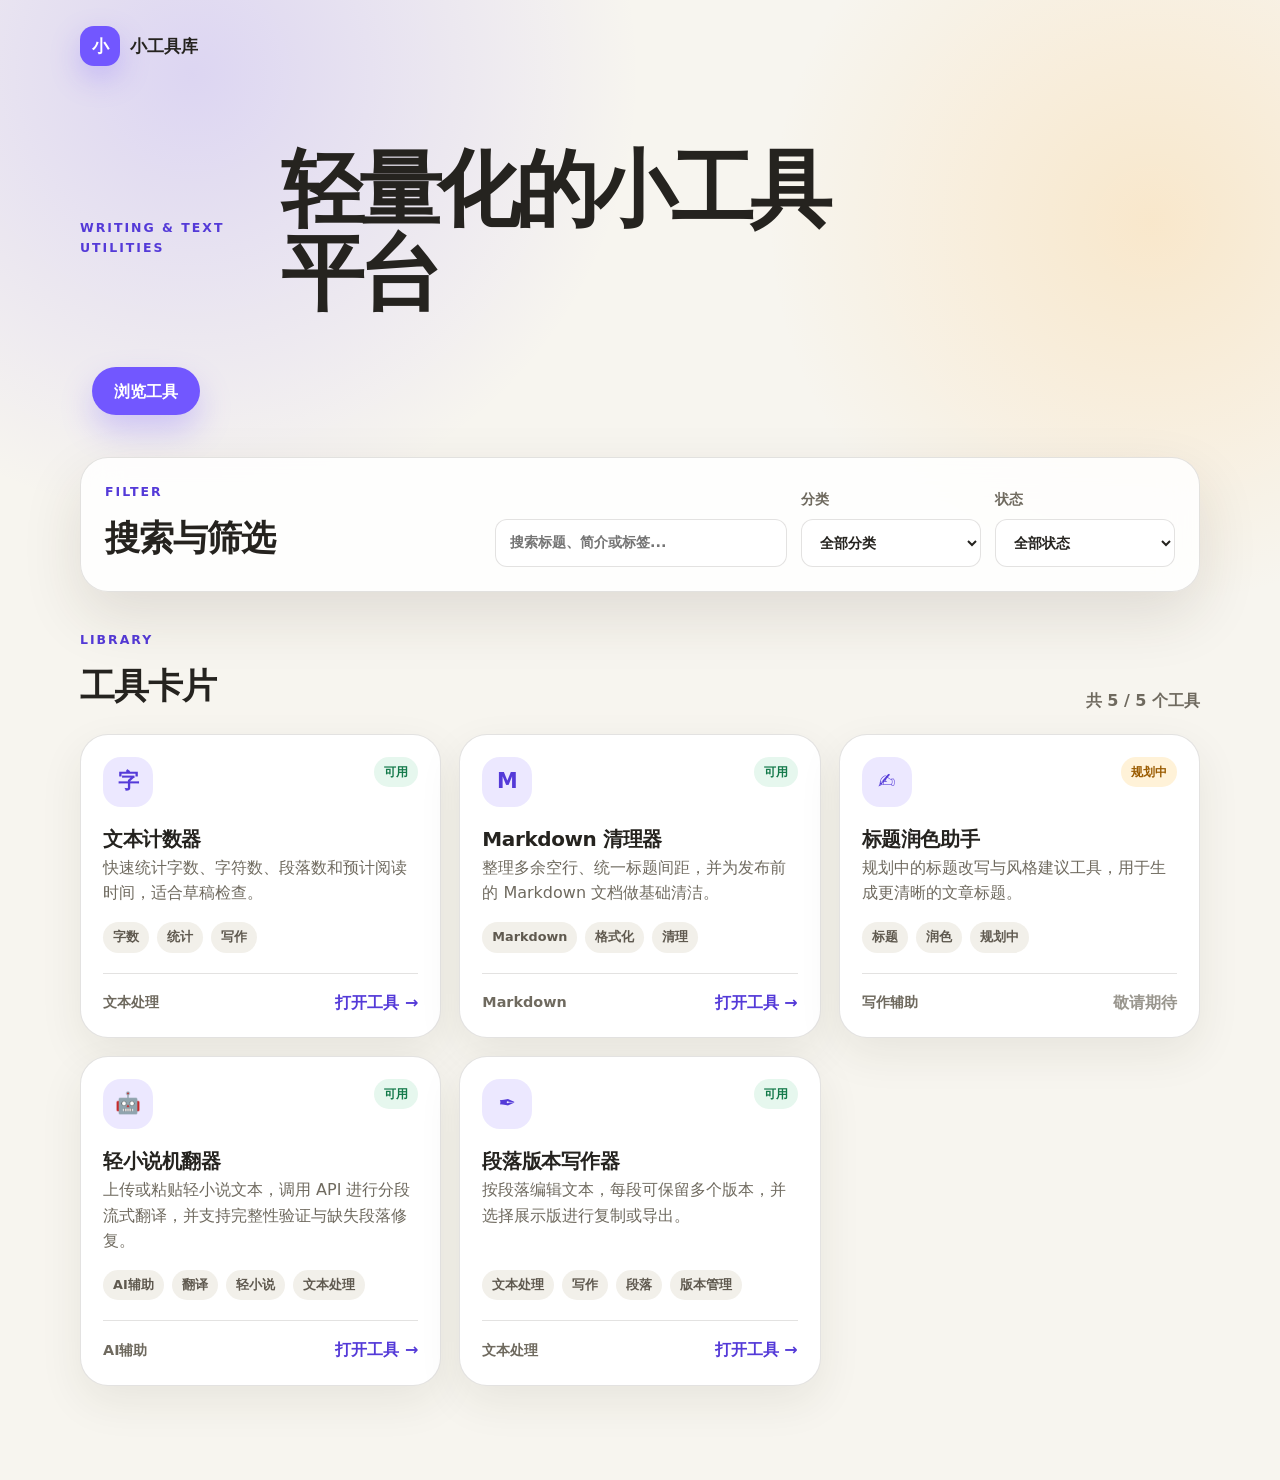
<file: index.html>
<!doctype html>
<html lang="zh-CN">
  <head>
    <meta charset="UTF-8" />
    <meta name="viewport" content="width=device-width, initial-scale=1.0" />
    <meta
      name="description"
      content="一个轻量化的小工具平台。"
    />
    <title>小工具库</title>
    <link rel="stylesheet" href="assets/styles.css" />
  </head>
  <body>
    <header class="site-hero">
      <nav class="topbar" aria-label="主导航">
        <a class="brand" href="index.html" aria-label="回到工具库首页">
          <span class="brand-mark">小</span>
          <span>小工具库</span>
      </nav>

      <section class="hero-content">
        <p class="eyebrow">Writing & Text Utilities</p>
        <h1>轻量化的小工具平台</h1>
        </p>
        <div class="hero-actions">
          <a class="primary-button" href="#tools">浏览工具</a>
        </div>
      </section>
    </header>

    <main>
      <section class="panel controls-panel" aria-labelledby="filter-title">
        <div>
          <p class="section-kicker">Filter</p>
          <h2 id="filter-title">搜索与筛选</h2>
        </div>
        <div class="controls" role="search">
          <label class="search-box">
            <span class="sr-only">搜索工具</span>
            <input
              id="searchInput"
              type="search"
              placeholder="搜索标题、简介或标签..."
              autocomplete="off"
            />
          </label>
          <label>
            <span>分类</span>
            <select id="categoryFilter">
              <option value="all">全部分类</option>
            </select>
          </label>
          <label>
            <span>状态</span>
            <select id="statusFilter">
              <option value="all">全部状态</option>
              <option value="available">可用</option>
              <option value="planned">规划中</option>
            </select>
          </label>
        </div>
      </section>

      <section class="tools-section" id="tools" aria-labelledby="tools-title">
        <div class="section-heading">
          <div>
            <p class="section-kicker">Library</p>
            <h2 id="tools-title">工具卡片</h2>
          </div>
          <p id="resultSummary" class="result-summary" aria-live="polite">正在加载工具...</p>
        </div>
        <div id="toolGrid" class="tool-grid" aria-live="polite"></div>
        <div id="emptyState" class="empty-state" hidden>
          <strong>没有找到匹配的工具</strong>
          <p>试试换一个关键词，或选择“全部分类 / 全部状态”。</p>
        </div>
      </section>
    </main>

    <footer class="site-footer">
    </footer>

    <script src="assets/app.js" defer></script>
  </body>
</html>
</file>
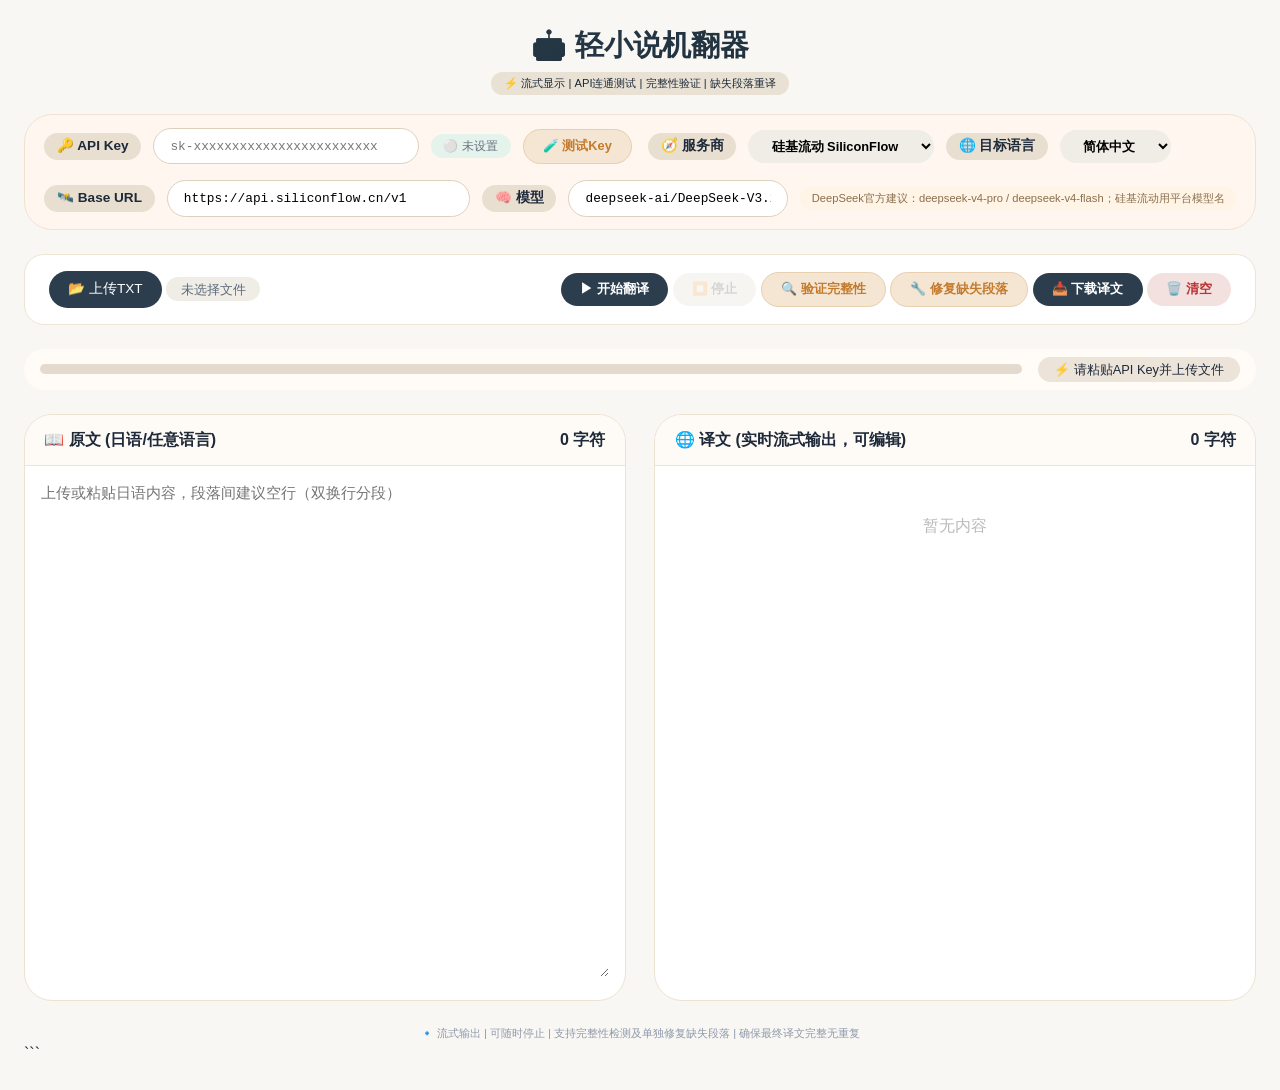
<file: tools/light-novel-translator/index.html>
<!DOCTYPE html>
<html lang="zh-CN">
<head>
    <meta charset="UTF-8">
    <meta name="viewport" content="width=device-width, initial-scale=1.0, user-scalable=yes">
    <title>轻小说机翻器</title>
    <style>
        * {
            box-sizing: border-box;
            margin: 0;
            padding: 0;
        }
        body {
            background: #f9f7f3;
            font-family: 'Segoe UI', 'Noto Sans CJK SC', Roboto, 'Helvetica Neue', sans-serif;
            color: #1e2a3a;
            padding: 1.5rem;
            line-height: 1.5;
        }
        .container {
            max-width: 1600px;
            margin: 0 auto;
        }
        .header {
            margin-bottom: 1.2rem;
            text-align: center;
        }
        .header h1 {
            font-size: 1.8rem;
            background: linear-gradient(135deg, #2c3e4e, #1a2a36);
            background-clip: text;
            -webkit-background-clip: text;
            color: transparent;
        }
        .badge {
            background: #e9e2d4;
            padding: 0.2rem 0.8rem;
            border-radius: 30px;
            font-size: 0.7rem;
            display: inline-block;
            margin-top: 0.3rem;
        }
        .api-section {
            background: #fff7ef;
            border: 1px solid #f0e2d0;
            border-radius: 28px;
            padding: 0.8rem 1.2rem;
            margin-bottom: 1.5rem;
            display: flex;
            flex-wrap: wrap;
            align-items: center;
            gap: 1rem;
            justify-content: space-between;
        }
        .api-input-group {
            flex: 2;
            display: flex;
            align-items: center;
            gap: 12px;
            flex-wrap: wrap;
        }
        .api-input-group label {
            font-weight: 600;
            font-size: 0.85rem;
            background: #e9dfd1;
            padding: 0.2rem 0.8rem;
            border-radius: 30px;
        }
        #apiKeyInput, #apiBaseUrlInput, #modelInput {
            flex: 3;
            min-width: 240px;
            padding: 0.6rem 1rem;
            border-radius: 48px;
            border: 1px solid #ddd0be;
            background: white;
            font-family: monospace;
            font-size: 0.8rem;
            outline: none;
        }
        .api-status {
            font-size: 0.75rem;
            background: #e4f3ec;
            padding: 0.2rem 0.8rem;
            border-radius: 40px;
        }
        #apiBaseUrlInput {
            flex: 2;
            min-width: 280px;
        }
        #modelInput {
            flex: 1;
            min-width: 220px;
        }
        .api-help {
            font-size: 0.7rem;
            color: #8a6f4f;
            background: #fff4e5;
            border-radius: 30px;
            padding: 0.2rem 0.7rem;
        }
        .toolbar {
            background: white;
            border-radius: 20px;
            padding: 1rem 1.5rem;
            margin-bottom: 1.5rem;
            display: flex;
            flex-wrap: wrap;
            gap: 1rem;
            align-items: center;
            justify-content: space-between;
            border: 1px solid #ede5d6;
        }
        .file-label {
            background: #2c3e4e;
            color: white;
            padding: 0.5rem 1.2rem;
            border-radius: 40px;
            font-size: 0.85rem;
            cursor: pointer;
            display: inline-block;
            transition: 0.2s;
        }
        .file-label:hover {
            background: #1f2e3b;
        }
        .file-name {
            font-size: 0.8rem;
            color: #5c6b7a;
            background: #f0ede7;
            padding: 0.3rem 0.9rem;
            border-radius: 30px;
        }
        .lang-select {
            display: flex;
            align-items: center;
            gap: 10px;
            background: #f4f1eb;
            padding: 0.3rem 1rem;
            border-radius: 48px;
        }
        select, button {
            background: #f0ede7;
            border: none;
            padding: 0.5rem 1.2rem;
            border-radius: 40px;
            font-weight: 600;
            font-size: 0.8rem;
            cursor: pointer;
            transition: 0.2s;
        }
        button.primary {
            background: #2c3e4e;
            color: white;
        }
        button.primary:hover {
            background: #1e2f3a;
        }
        button.danger {
            background: #f3e1df;
            color: #b33;
        }
        button.danger:hover {
            background: #ebd3d0;
        }
        button.warning {
            background: #f5e6d3;
            color: #c47b2e;
            border: 1px solid #e7cfb0;
        }
        .progress-section {
            background: #fffcf8;
            border-radius: 40px;
            padding: 0.5rem 1rem;
            margin-bottom: 1.5rem;
            display: flex;
            align-items: center;
            gap: 1rem;
            flex-wrap: wrap;
        }
        .progress-bar-container {
            flex: 3;
            background: #e4dbce;
            border-radius: 40px;
            height: 10px;
            overflow: hidden;
        }
        .progress-fill {
            width: 0%;
            height: 100%;
            background: #2c7a5e;
            transition: width 0.2s;
        }
        .status-text {
            font-size: 0.8rem;
            background: #ece3d9;
            padding: 0.2rem 1rem;
            border-radius: 30px;
        }
        .integrity-warning {
            background: #fff1e0;
            border-left: 4px solid #e67e22;
            font-size: 0.75rem;
            padding: 0.2rem 0.8rem;
            border-radius: 30px;
            color: #b45b1a;
        }
        .editor-panel {
            display: flex;
            flex-wrap: wrap;
            gap: 1.8rem;
        }
        .panel {
            flex: 1;
            background: white;
            border-radius: 28px;
            overflow: hidden;
            border: 1px solid #ede1d2;
            display: flex;
            flex-direction: column;
        }
        .panel-header {
            background: #fefaf5;
            padding: 0.8rem 1.2rem;
            border-bottom: 1px solid #f1e4d6;
            font-weight: 600;
            display: flex;
            justify-content: space-between;
        }
        .textarea-box {
            padding: 1rem;
            min-height: 55vh;
            max-height: 65vh;
            overflow-y: auto;
        }
        #originalText {
            width: 100%;
            min-height: 55vh;
            border: none;
            resize: vertical;
            font-family: monospace;
            font-size: 0.95rem;
            line-height: 1.6;
            outline: none;
        }
        .translation-container {
            display: flex;
            flex-direction: column;
            gap: 0.8rem;
        }
        .trans-block {
            border-left: 3px solid #c0cfb2;
            padding-left: 12px;
            background: #fefcf9;
            border-radius: 0 12px 12px 0;
            font-size: 0.92rem;
            line-height: 1.55;
            white-space: pre-wrap;
            cursor: text;
            transition: background 0.1s;
        }
        .trans-block:focus {
            background: #fff9ef;
            outline: none;
            border-left-color: #7c9c6e;
        }
        .trans-block.streaming {
            border-left-color: #f4a261;
            background: #fff6ea;
        }
        .trans-block.invalid {
            border-left-color: #e67e22;
            background: #fff2e6;
        }
        .footer {
            margin-top: 1.5rem;
            text-align: center;
            font-size: 0.7rem;
            color: #8f9aab;
        }
        button:disabled {
            opacity: 0.5;
            cursor: not-allowed;
        }
        @media (max-width: 800px) {
            body { padding: 0.8rem; }
            .toolbar .btn-group { display: flex; flex-wrap: wrap; gap: 6px; }
        }
    </style>
</head>
<body>
<div class="container">
    <div class="header">
        <h1>🤖 轻小说机翻器</h1>
        <div class="badge">⚡ 流式显示 | API连通测试 | 完整性验证 | 缺失段落重译</div>
    </div>

    <div class="api-section">
        <div class="api-input-group">
            <label>🔑 API Key</label>
            <input type="password" id="apiKeyInput" placeholder="sk-xxxxxxxxxxxxxxxxxxxxxxxx" autocomplete="off">
            <span class="api-status" id="apiStatusIcon">⚪ 未设置</span>
            <button id="testApiBtn" class="warning" type="button">🧪 测试Key</button>
        </div>
        <div class="api-input-group">
            <label>🧭 服务商</label>
            <select id="providerSelect">
                <option value="siliconflow">硅基流动 SiliconFlow</option>
                <option value="deepseek">DeepSeek 官方</option>
            </select>
            <label>🌐 目标语言</label>
            <select id="targetLang">
                <option value="简体中文">简体中文</option>
                <option value="繁体中文">繁体中文</option>
                <option value="英语">英语</option>
                <option value="韩语">韩语</option>
            </select>
        </div>
        <div class="api-input-group" style="flex-basis:100%;">
            <label>🛰️ Base URL</label>
            <input type="text" id="apiBaseUrlInput" placeholder="https://api.siliconflow.cn/v1">
            <label>🧠 模型</label>
            <input type="text" id="modelInput" placeholder="deepseek-ai/DeepSeek-V3.2">
            <span class="api-help">DeepSeek官方建议：deepseek-v4-pro / deepseek-v4-flash；硅基流动用平台模型名</span>
        </div>
    </div>

    <div class="toolbar">
        <div>
            <label class="file-label">
                📂 上传TXT
                <input type="file" id="fileInput" accept=".txt" style="display:none">
            </label>
            <span id="fileName" class="file-name">未选择文件</span>
        </div>
        <div class="btn-group">
            <button id="translateBtn" class="primary">▶ 开始翻译</button>
            <button id="stopBtn">⏹️ 停止</button>
            <button id="verifyBtn" class="warning">🔍 验证完整性</button>
            <button id="repairBtn" class="warning">🔧 修复缺失段落</button>
            <button id="downloadBtn" class="primary">📥 下载译文</button>
            <button id="clearBtn" class="danger">🗑️ 清空</button>
        </div>
    </div>

    <div class="progress-section">
        <div class="progress-bar-container"><div class="progress-fill" id="progressFill"></div></div>
        <div class="status-text" id="statusMsg">⚡ 请粘贴API Key并上传文件</div>
        <div id="integrityHint" class="integrity-warning" style="display: none;">⚠️ 完整性未通过</div>
    </div>

    <div class="editor-panel">
        <div class="panel">
            <div class="panel-header"><span>📖 原文 (日语/任意语言)</span><span id="srcCharCount">0 字符</span></div>
            <div class="textarea-box"><textarea id="originalText" placeholder="上传或粘贴日语内容，段落间建议空行（双换行分段）" rows="20"></textarea></div>
        </div>
        <div class="panel">
            <div class="panel-header"><span>🌐 译文 (实时流式输出，可编辑)</span><span id="transCharCount">0 字符</span></div>
            <div class="textarea-box" id="translationArea"><div id="translationBlocks" class="translation-container"><div style="color:#bbb; text-align:center; padding:2rem;">✨ 设置API Key后开始翻译</div></div></div>
        </div>
    </div>
    <div class="footer">🔹 流式输出 | 可随时停止 | 支持完整性检测及单独修复缺失段落 | 确保最终译文完整无重复</div>
</div>

<script>
    // DOM 元素
    const apiKeyInput = document.getElementById('apiKeyInput');
    const apiStatusIcon = document.getElementById('apiStatusIcon');
    const testApiBtn = document.getElementById('testApiBtn');
    const providerSelect = document.getElementById('providerSelect');
    const apiBaseUrlInput = document.getElementById('apiBaseUrlInput');
    const modelInput = document.getElementById('modelInput');
    const targetLangSelect = document.getElementById('targetLang');
    const fileInput = document.getElementById('fileInput');
    const fileNameSpan = document.getElementById('fileName');
    const originalTextarea = document.getElementById('originalText');
    const translateBtn = document.getElementById('translateBtn');
    const stopBtn = document.getElementById('stopBtn');
    const downloadBtn = document.getElementById('downloadBtn');
    const clearBtn = document.getElementById('clearBtn');
    const verifyBtn = document.getElementById('verifyBtn');
    const repairBtn = document.getElementById('repairBtn');
    const progressFill = document.getElementById('progressFill');
    const statusMsgSpan = document.getElementById('statusMsg');
    const srcCharCount = document.getElementById('srcCharCount');
    const transCharCount = document.getElementById('transCharCount');
    const translationBlocksDiv = document.getElementById('translationBlocks');
    const integrityHint = document.getElementById('integrityHint');

    // 核心数据
    let currentParagraphs = [];     // 原始段落数组
    let currentTransCache = [];     // 译文缓存
    let isTranslating = false;
    let isRepairing = false;
    let stopRequested = false;
    let activeTaskType = 'none';     // 'translating', 'repairing'
    let activeStreamController = null;

    // ========== 辅助函数 ==========
    const API_PROVIDERS = {
        siliconflow: {
            label: '硅基流动 SiliconFlow',
            baseUrl: 'https://api.siliconflow.cn/v1',
            model: 'deepseek-ai/DeepSeek-V3.2',
            storageKey: 'sf_api_key'
        },
        deepseek: {
            label: 'DeepSeek 官方',
            baseUrl: 'https://api.deepseek.com',
            model: 'deepseek-v4-pro',
            storageKey: 'deepseek_api_key'
        }
    };

    function getSelectedProvider() {
        return API_PROVIDERS[providerSelect.value] || API_PROVIDERS.siliconflow;
    }

    function buildApiUrl(baseUrl, path) {
        const cleanBase = (baseUrl || '').trim().replace(/\/+$/, '');
        if (!cleanBase) return '';
        if (cleanBase.endsWith('/chat/completions') || cleanBase.endsWith('/models')) return cleanBase;
        return cleanBase + path;
    }

    function getApiConfig() {
        const provider = getSelectedProvider();
        const baseUrl = apiBaseUrlInput.value.trim() || provider.baseUrl;
        const model = modelInput.value.trim() || provider.model;
        return {
            providerKey: providerSelect.value,
            providerLabel: provider.label,
            baseUrl,
            chatUrl: buildApiUrl(baseUrl, '/chat/completions'),
            modelsUrl: buildApiUrl(baseUrl, '/models'),
            model,
            apiKey: apiKeyInput.value.trim()
        };
    }

    function updateApiStatus() {
        const cfg = getApiConfig();
        const key = cfg.apiKey;
        if (!key) {
            apiStatusIcon.innerText = '⚪ 未设置';
            apiStatusIcon.style.color = '#6b7280';
        } else if (key.startsWith('sk-')) {
            apiStatusIcon.innerText = `✅ 已设置 · ${cfg.providerLabel}`;
            apiStatusIcon.style.color = '#2c7a5e';
        } else {
            apiStatusIcon.innerText = `⚠️ Key格式非常见 · ${cfg.providerLabel}`;
            apiStatusIcon.style.color = '#b45b1a';
        }
    }

    function validateApiConfig() {
        const cfg = getApiConfig();
        if (!cfg.apiKey) throw new Error('请先填写 API Key');
        if (!cfg.baseUrl) throw new Error('请填写 Base URL');
        if (!cfg.model) throw new Error('请填写模型名');
        if (!cfg.chatUrl) throw new Error('Base URL 无效');
        return cfg;
    }

    function applyProviderDefaults(force = false) {
        const provider = getSelectedProvider();
        if (force || !apiBaseUrlInput.value.trim()) apiBaseUrlInput.value = provider.baseUrl;
        if (force || !modelInput.value.trim()) modelInput.value = provider.model;
        const saved = localStorage.getItem(provider.storageKey) || (providerSelect.value === 'siliconflow' ? localStorage.getItem('ds_api_key') : '');
        apiKeyInput.value = saved || '';
        updateApiStatus();
    }

    // 保存/读取本地API设置。注意：本地HTML保存到 localStorage，仅适合个人本机使用。
    function loadApiSettingsFromStorage() {
        const savedProvider = localStorage.getItem('translator_provider');
        if (savedProvider && API_PROVIDERS[savedProvider]) providerSelect.value = savedProvider;
        apiBaseUrlInput.value = localStorage.getItem('translator_base_url_' + providerSelect.value) || '';
        modelInput.value = localStorage.getItem('translator_model_' + providerSelect.value) || '';
        applyProviderDefaults(false);
    }

    function saveApiSettings() {
        const provider = getSelectedProvider();
        const key = apiKeyInput.value.trim();
        localStorage.setItem('translator_provider', providerSelect.value);
        if (key) localStorage.setItem(provider.storageKey, key);
        else localStorage.removeItem(provider.storageKey);
        localStorage.setItem('translator_base_url_' + providerSelect.value, apiBaseUrlInput.value.trim() || provider.baseUrl);
        localStorage.setItem('translator_model_' + providerSelect.value, modelInput.value.trim() || provider.model);
    }

    function extractErrorMessage(errText) {
        if (!errText) return '';
        try {
            const obj = JSON.parse(errText);
            return obj.message || obj.error?.message || obj.error || errText;
        } catch (e) {
            return errText;
        }
    }

    function makeHttpError(response, errText, cfg) {
        const rawMessage = extractErrorMessage(errText).slice(0, 300);
        let hint = '';
        if (response.status === 401) hint = `API Key无效，或你把 ${cfg.providerLabel} 以外平台的 Key 填到了这里。`;
        else if (response.status === 400) hint = `请求参数不正确，常见原因是模型名不存在：${cfg.model}`;
        else if (response.status === 403) hint = '权限不足，可能需要实名认证、余额、模型权限或账号权限。';
        else if (response.status === 429) hint = '触发限速/额度限制，请稍后重试或降低并发。';
        else hint = '接口返回异常。';
        return new Error(`HTTP ${response.status}: ${hint} 原始信息：${rawMessage}`);
    }

    async function testApiConnection() {
        let cfg;
        try {
            cfg = validateApiConfig();
        } catch (err) {
            statusMsgSpan.innerText = `❌ ${err.message}`;
            return;
        }
        saveApiSettings();
        testApiBtn.disabled = true;
        statusMsgSpan.innerText = `🧪 正在测试 ${cfg.providerLabel} 的 Key 和模型列表...`;
        try {
            const response = await fetch(cfg.modelsUrl, {
                method: 'GET',
                headers: { 'Authorization': `Bearer ${cfg.apiKey}` }
            });
            if (!response.ok) {
                const errText = await response.text();
                throw makeHttpError(response, errText, cfg);
            }
            const data = await response.json().catch(() => null);
            const models = Array.isArray(data?.data) ? data.data.map(m => m.id) : [];
            const matched = models.includes(cfg.model);
            statusMsgSpan.innerText = matched
                ? `✅ Key有效，模型可用：${cfg.model}`
                : `✅ Key有效，但模型列表中未发现「${cfg.model}」。请核对模型名，或直接尝试翻译。`;
        } catch (err) {
            statusMsgSpan.innerText = `❌ 测试失败：${err.message.slice(0, 240)}`;
        } finally {
            testApiBtn.disabled = false;
            updateApiStatus();
        }
    }

    apiKeyInput.addEventListener('input', updateApiStatus);
    apiKeyInput.addEventListener('blur', saveApiSettings);
    apiBaseUrlInput.addEventListener('input', () => { updateApiStatus(); saveApiSettings(); });
    modelInput.addEventListener('input', saveApiSettings);
    providerSelect.addEventListener('change', () => { applyProviderDefaults(true); saveApiSettings(); });
    
    function splitParagraphs(text) {
        if (!text.trim()) return [];
        let paras = text.split(/\r?\n\s*\r?\n/);
        if (paras.length === 1 && text.includes('\n')) paras = text.split(/\r?\n/);
        return paras.map(p => p.replace(/\r/g, '').trimEnd());
    }

    function isValidTranslation(text) {
        if (!text || text.trim() === '') return false;
        const invalidKeywords = ['⏳ 待翻译', '⚠️ 翻译失败', '⏹️ 已中断', '待翻译', '翻译失败', '已中断'];
        for (let kw of invalidKeywords) {
            if (text.includes(kw)) return false;
        }
        return true;
    }

    function renderTranslations(paragraphCount, existing = null) {
        translationBlocksDiv.innerHTML = '';
        if (paragraphCount === 0) {
            translationBlocksDiv.innerHTML = '<div style="color:#bbb; text-align:center; padding:2rem;">暂无内容</div>';
            updateTransStats();
            return;
        }
        for (let i = 0; i < paragraphCount; i++) {
            const text = (existing && existing[i] !== undefined) ? existing[i] : '';
            const block = document.createElement('div');
            block.className = 'trans-block';
            if (text && !isValidTranslation(text)) block.classList.add('invalid');
            block.setAttribute('data-index', i);
            block.setAttribute('contenteditable', 'true');
            block.innerText = text || '⏳ 待翻译';
            block.addEventListener('input', function() {
                const idx = parseInt(this.dataset.index);
                if (!isNaN(idx) && currentTransCache) {
                    currentTransCache[idx] = this.innerText;
                    if (!isValidTranslation(this.innerText)) this.classList.add('invalid');
                    else this.classList.remove('invalid');
                }
                updateTransStats();
                updateIntegrityHintVisibility();
            });
            translationBlocksDiv.appendChild(block);
        }
        updateTransStats();
        updateIntegrityHintVisibility();
    }

    function updateTranslationBlock(index, text, isStreaming = false) {
        const block = document.querySelector(`.trans-block[data-index='${index}']`);
        if (block) {
            block.innerText = text;
            if (isStreaming) {
                block.classList.add('streaming');
            } else {
                block.classList.remove('streaming');
                if (!isValidTranslation(text)) block.classList.add('invalid');
                else block.classList.remove('invalid');
            }
            if (currentTransCache) currentTransCache[index] = text;
            updateTransStats();
            updateIntegrityHintVisibility();
        }
    }

    function updateSrcStats() {
        srcCharCount.innerText = originalTextarea.value.length + ' 字符';
    }
    function updateTransStats() {
        let total = 0;
        document.querySelectorAll('.trans-block').forEach(b => total += b.innerText.length);
        transCharCount.innerText = total + ' 字符';
    }
    originalTextarea.addEventListener('input', updateSrcStats);

    function updateIntegrityHintVisibility() {
        if (!currentParagraphs.length) {
            integrityHint.style.display = 'none';
            return;
        }
        const missing = getMissingParagraphIndices();
        if (missing.length > 0) {
            integrityHint.style.display = 'inline-block';
            integrityHint.innerText = `⚠️ 缺失/无效段落: ${missing.length} 处`;
        } else {
            integrityHint.style.display = 'none';
        }
    }

    function getMissingParagraphIndices() {
        if (!currentParagraphs.length) return [];
        const missing = [];
        for (let i = 0; i < currentParagraphs.length; i++) {
            const originalPara = currentParagraphs[i];
            if (originalPara.trim() === '') continue;
            const transText = currentTransCache[i] || '';
            if (!isValidTranslation(transText)) missing.push(i);
        }
        return missing;
    }

    function verifyIntegrity() {
        if (!currentParagraphs.length) {
            statusMsgSpan.innerText = '📭 没有原文内容，请先上传或输入。';
            return;
        }
        const missing = getMissingParagraphIndices();
        const totalValid = currentParagraphs.filter(p => p.trim() !== '').length;
        if (missing.length === 0) {
            statusMsgSpan.innerText = `✅ 完整性验证通过！共 ${totalValid} 个有效段落，译文全部有效。`;
            integrityHint.style.display = 'none';
        } else {
            const displayMissing = missing.slice(0, 8).map(i => i+1).join(', ');
            const more = missing.length > 8 ? `等${missing.length}处` : '';
            statusMsgSpan.innerText = `⚠️ 完整性失败：缺失/无效段落 ${missing.length}/${totalValid} 段 (第 ${displayMissing}${more})。请使用「修复缺失段落」`;
            integrityHint.style.display = 'inline-block';
            integrityHint.innerText = `⚠️ 缺失/无效: ${missing.length} 处`;
            document.querySelectorAll('.trans-block').forEach(block => {
                const idx = parseInt(block.dataset.index);
                if (missing.includes(idx)) block.classList.add('invalid');
                else if (isValidTranslation(block.innerText)) block.classList.remove('invalid');
            });
        }
        updateTransStats();
    }

    // ========== 核心API流式翻译 ==========
    async function translateParagraphStream(paragraph, targetLang, apiConfig, onUpdate, signal) {
        if (!paragraph.trim()) return '';
        const prompt = `请将以下文本翻译成${targetLang}。只输出翻译结果，不要添加任何解释、注释或额外内容。\n\n原文：\n${paragraph}`;
        const payload = {
            model: apiConfig.model,
            messages: [
                { role: 'system', content: '你是一个专业的轻小说翻译助手，只输出翻译结果，不输出无关内容。' },
                { role: 'user', content: prompt }
            ],
            temperature: 0.3,
            max_tokens: 4096,
            stream: true
        };
        // DeepSeek 官方新模型默认开启 thinking。翻译场景更适合关闭思考输出，避免串出推理内容。
        if (apiConfig.providerKey === 'deepseek') payload.thinking = { type: 'disabled' };
        
        const response = await fetch(apiConfig.chatUrl, {
            method: 'POST',
            headers: { 'Content-Type': 'application/json', 'Authorization': `Bearer ${apiConfig.apiKey}` },
            body: JSON.stringify(payload),
            signal: signal
        });
        if (!response.ok) {
            const errText = await response.text();
            throw makeHttpError(response, errText, apiConfig);
        }
        if (!response.body) throw new Error('浏览器没有拿到流式响应体，请检查接口是否支持 stream。');
        
        const reader = response.body.getReader();
        const decoder = new TextDecoder('utf-8');
        let accumulated = '';
        let buffer = '';
        while (true) {
            const { done, value } = await reader.read();
            if (done) break;
            buffer += decoder.decode(value, { stream: true });
            const lines = buffer.split('\n');
            buffer = lines.pop() || '';
            for (const line of lines) {
                const cleanLine = line.trim();
                if (!cleanLine.startsWith('data:')) continue;
                const data = cleanLine.replace(/^data:\s*/, '');
                if (!data || data === '[DONE]') continue;
                try {
                    const parsed = JSON.parse(data);
                    const delta = parsed.choices?.[0]?.delta?.content || '';
                    if (delta) {
                        accumulated += delta;
                        onUpdate(accumulated);
                    }
                } catch (e) {
                    console.warn('忽略无法解析的SSE片段：', data);
                }
            }
        }
        return accumulated;
    }

    async function translateParagraphSafeStream(paragraph, targetLang, apiConfig, onUpdate, signal) {
        const MAX_LEN = 2500;
        if (paragraph.length <= MAX_LEN) {
            return await translateParagraphStream(paragraph, targetLang, apiConfig, onUpdate, signal);
        }
        const sentences = paragraph.split(/(?<=[。！？!?])/g);
        let chunks = [], cur = '';
        for (let s of sentences) {
            if ((cur + s).length <= MAX_LEN) cur += s;
            else {
                if (cur) chunks.push(cur);
                cur = s;
            }
        }
        if (cur) chunks.push(cur);
        let fullTranslation = '';
        for (let idx = 0; idx < chunks.length; idx++) {
            if (signal?.aborted) throw new Error('Aborted');
            const chunkResult = await translateParagraphStream(chunks[idx], targetLang, apiConfig, (partial) => {
                let tempFull = (idx === 0) ? partial : fullTranslation + partial;
                onUpdate(tempFull);
            }, signal);
            fullTranslation = (idx === 0) ? chunkResult : fullTranslation + chunkResult;
            onUpdate(fullTranslation);
            if (idx < chunks.length - 1) await new Promise(r => setTimeout(r, 300));
        }
        return fullTranslation;
    }

    async function translateSingleParagraph(idx, targetLang, apiConfig, signal) {
        const paragraph = currentParagraphs[idx];
        if (!paragraph.trim()) {
            updateTranslationBlock(idx, '');
            return true;
        }
        try {
            let finalText = '';
            const streamingUpdate = (partial) => {
                if (!stopRequested) updateTranslationBlock(idx, partial, true);
            };
            finalText = await translateParagraphSafeStream(paragraph, targetLang, apiConfig, streamingUpdate, signal);
            if (!stopRequested) {
                updateTranslationBlock(idx, finalText, false);
            } else {
                updateTranslationBlock(idx, '⏹️ 已中断', false);
                return false;
            }
            return true;
        } catch (err) {
            if (err.name === 'AbortError' || stopRequested) {
                updateTranslationBlock(idx, '⏹️ 已中断', false);
                return false;
            } else {
                updateTranslationBlock(idx, `⚠️ 翻译失败: ${err.message.slice(0, 80)}`, false);
                return false;
            }
        }
    }

    function updateProgress(current, total, isRepair = false) {
        const percent = total === 0 ? 0 : (current / total) * 100;
        progressFill.style.width = `${percent}%`;
    }

    async function startTranslation() {
        let apiConfig;
        try {
            apiConfig = validateApiConfig();
            saveApiSettings();
        } catch (err) {
            statusMsgSpan.innerText = `❌ ${err.message}`;
            return;
        }
        const source = originalTextarea.value;
        if (!source.trim()) {
            statusMsgSpan.innerText = '❌ 原文为空，请上传或输入内容';
            return;
        }
        if (isTranslating || isRepairing) {
            stopRequested = true;
            if (activeStreamController) activeStreamController.abort();
            await new Promise(r => setTimeout(r, 100));
        }
        stopRequested = false;
        activeTaskType = 'translating';
        isTranslating = true;
        isRepairing = false;
        
        const paragraphs = splitParagraphs(source);
        currentParagraphs = paragraphs;
        currentTransCache = new Array(paragraphs.length).fill('');
        renderTranslations(paragraphs.length, currentTransCache);
        
        translateBtn.disabled = true;
        stopBtn.disabled = false;
        verifyBtn.disabled = true;
        repairBtn.disabled = true;
        const targetLang = targetLangSelect.value;
        let completed = 0;
        updateProgress(0, paragraphs.length);
        statusMsgSpan.innerText = `🚀 开始流式翻译，共 ${paragraphs.length} 段`;
        
        for (let i = 0; i < paragraphs.length; i++) {
            if (stopRequested) {
                statusMsgSpan.innerText = `⏸️ 已停止于段落 ${i}/${paragraphs.length}`;
                break;
            }
            if (!paragraphs[i].trim()) {
                updateTranslationBlock(i, '');
                completed = i+1;
                updateProgress(completed, paragraphs.length);
                continue;
            }
            statusMsgSpan.innerText = `🔄 翻译中 ${i+1}/${paragraphs.length} : ${paragraphs[i].slice(0, 40)}...`;
            const abortController = new AbortController();
            activeStreamController = abortController;
            try {
                await translateSingleParagraph(i, targetLang, apiConfig, abortController.signal);
            } catch (e) {}
            finally {
                if (activeStreamController === abortController) activeStreamController = null;
            }
            completed = i+1;
            updateProgress(completed, paragraphs.length);
            if (i < paragraphs.length-1 && !stopRequested) await new Promise(r => setTimeout(r, 300));
        }
        
        isTranslating = false;
        activeTaskType = 'none';
        translateBtn.disabled = false;
        stopBtn.disabled = true;
        verifyBtn.disabled = false;
        repairBtn.disabled = false;
        if (!stopRequested && completed === paragraphs.length) {
            statusMsgSpan.innerText = `✅ 翻译完成！共 ${paragraphs.length} 段`;
            verifyIntegrity();
        } else if (stopRequested) {
            statusMsgSpan.innerText = `⏹️ 已停止，可继续翻译或修复缺失段落`;
        } else {
            statusMsgSpan.innerText = `⚠️ 未完成，可重新开始或修复缺失段落`;
        }
        updateTransStats();
        updateIntegrityHintVisibility();
    }

    async function repairMissingParagraphs() {
        let apiConfig;
        try {
            apiConfig = validateApiConfig();
            saveApiSettings();
        } catch (err) {
            statusMsgSpan.innerText = `❌ ${err.message}`;
            return;
        }
        if (!currentParagraphs.length) {
            statusMsgSpan.innerText = '❌ 没有原文内容，无法修复';
            return;
        }
        const missingIndices = getMissingParagraphIndices();
        if (missingIndices.length === 0) {
            statusMsgSpan.innerText = '✅ 所有段落均已有效，无需修复';
            return;
        }
        if (isTranslating || isRepairing) {
            stopRequested = true;
            if (activeStreamController) activeStreamController.abort();
            await new Promise(r => setTimeout(r, 100));
        }
        stopRequested = false;
        activeTaskType = 'repairing';
        isRepairing = true;
        isTranslating = false;
        
        translateBtn.disabled = true;
        stopBtn.disabled = false;
        verifyBtn.disabled = true;
        repairBtn.disabled = true;
        
        const targetLang = targetLangSelect.value;
        let repairedCount = 0;
        const total = missingIndices.length;
        statusMsgSpan.innerText = `🔧 开始修复缺失段落 (共 ${total} 段)...`;
        updateProgress(0, total);
        
        for (let idx = 0; idx < missingIndices.length; idx++) {
            if (stopRequested) {
                statusMsgSpan.innerText = `⏸️ 修复已停止，已完成 ${repairedCount}/${total}`;
                break;
            }
            const paraIndex = missingIndices[idx];
            const paraContent = currentParagraphs[paraIndex];
            if (!paraContent.trim()) {
                updateTranslationBlock(paraIndex, '');
                repairedCount++;
                updateProgress(repairedCount, total);
                continue;
            }
            statusMsgSpan.innerText = `🔧 修复段落 ${paraIndex+1}/${currentParagraphs.length} : ${paraContent.slice(0, 40)}...`;
            const abortController = new AbortController();
            activeStreamController = abortController;
            try {
                const success = await translateSingleParagraph(paraIndex, targetLang, apiConfig, abortController.signal);
                if (!stopRequested && success && isValidTranslation(currentTransCache[paraIndex])) repairedCount++;
            } catch (e) {}
            finally {
                if (activeStreamController === abortController) activeStreamController = null;
            }
            updateProgress(repairedCount, total);
            if (idx < missingIndices.length-1 && !stopRequested) await new Promise(r => setTimeout(r, 300));
        }
        
        isRepairing = false;
        activeTaskType = 'none';
        translateBtn.disabled = false;
        stopBtn.disabled = true;
        verifyBtn.disabled = false;
        repairBtn.disabled = false;
        if (!stopRequested && repairedCount === total) {
            statusMsgSpan.innerText = `✅ 修复完成！所有 ${total} 个缺失段落已重新翻译。`;
        } else if (stopRequested) {
            statusMsgSpan.innerText = `⏸️ 修复已停止，剩余缺失段落可再次修复。`;
        } else {
            statusMsgSpan.innerText = `⚠️ 修复未完全成功，可再次点击修复。`;
        }
        verifyIntegrity();
        updateIntegrityHintVisibility();
    }

    function stopCurrentTask() {
        if (isTranslating || isRepairing) {
            stopRequested = true;
            if (activeStreamController) {
                activeStreamController.abort();
                activeStreamController = null;
            }
            statusMsgSpan.innerText = '⏳ 正在停止任务...';
        } else {
            statusMsgSpan.innerText = '未在进行翻译/修复任务';
        }
    }

    function downloadTranslation() {
        if (!currentParagraphs.length || !currentTransCache.some(t => t && t.trim())) {
            alert('没有译文可下载，请先翻译或导入内容');
            return;
        }
        const missing = getMissingParagraphIndices();
        if (missing.length > 0) {
            const confirmDl = confirm(`⚠️ 检测到 ${missing.length} 个段落缺失或无效译文，下载的译文不完整。是否仍要下载？`);
            if (!confirmDl) return;
        }
        let output = '';
        for (let i = 0; i < currentParagraphs.length; i++) {
            const trans = currentTransCache[i] || '';
            if (trans.trim() !== '') output += trans;
            if (i !== currentParagraphs.length - 1) output += '\n\n';
        }
        const blob = new Blob([output], { type: 'text/plain;charset=utf-8' });
        const link = document.createElement('a');
        const url = URL.createObjectURL(blob);
        link.href = url;
        link.download = `翻译结果_${new Date().toISOString().slice(0,19)}.txt`;
        document.body.appendChild(link);
        link.click();
        document.body.removeChild(link);
        URL.revokeObjectURL(url);
        statusMsgSpan.innerText = '✅ 译文已下载';
    }

    function clearAll() {
        if (isTranslating || isRepairing) {
            stopRequested = true;
            if (activeStreamController) activeStreamController.abort();
        }
        originalTextarea.value = '';
        currentParagraphs = [];
        currentTransCache = [];
        renderTranslations(0);
        updateSrcStats();
        statusMsgSpan.innerText = '🗑️ 已清空所有内容';
        progressFill.style.width = '0%';
        integrityHint.style.display = 'none';
        translateBtn.disabled = false;
        stopBtn.disabled = true;
        verifyBtn.disabled = false;
        repairBtn.disabled = false;
        isTranslating = false;
        isRepairing = false;
        activeTaskType = 'none';
        stopRequested = false;
    }

    function handleFileUpload(e) {
        const file = e.target.files[0];
        if (!file) return;
        fileNameSpan.innerText = file.name;
        const reader = new FileReader();
        reader.onload = function(ev) {
            originalTextarea.value = ev.target.result;
            updateSrcStats();
            // 清空旧的翻译缓存
            currentParagraphs = [];
            currentTransCache = [];
            renderTranslations(0);
            integrityHint.style.display = 'none';
            if (isTranslating || isRepairing) {
                stopRequested = true;
                if (activeStreamController) activeStreamController.abort();
            }
            statusMsgSpan.innerText = '✅ 文件已加载，点击“开始翻译”';
        };
        reader.readAsText(file, 'UTF-8');
    }

    // ========== 事件绑定 ==========
    translateBtn.addEventListener('click', startTranslation);
    testApiBtn.addEventListener('click', testApiConnection);
    stopBtn.addEventListener('click', stopCurrentTask);
    verifyBtn.addEventListener('click', verifyIntegrity);
    repairBtn.addEventListener('click', repairMissingParagraphs);
    downloadBtn.addEventListener('click', downloadTranslation);
    clearBtn.addEventListener('click', clearAll);
    fileInput.addEventListener('change', handleFileUpload);
    document.querySelector('.file-label').addEventListener('click', () => fileInput.click());
    
    // 初始加载
    loadApiSettingsFromStorage();
    updateSrcStats();
    stopBtn.disabled = true;
    if (originalTextarea.value.trim() === '') renderTranslations(0);
</script>
</body>
</html>
```
</file>
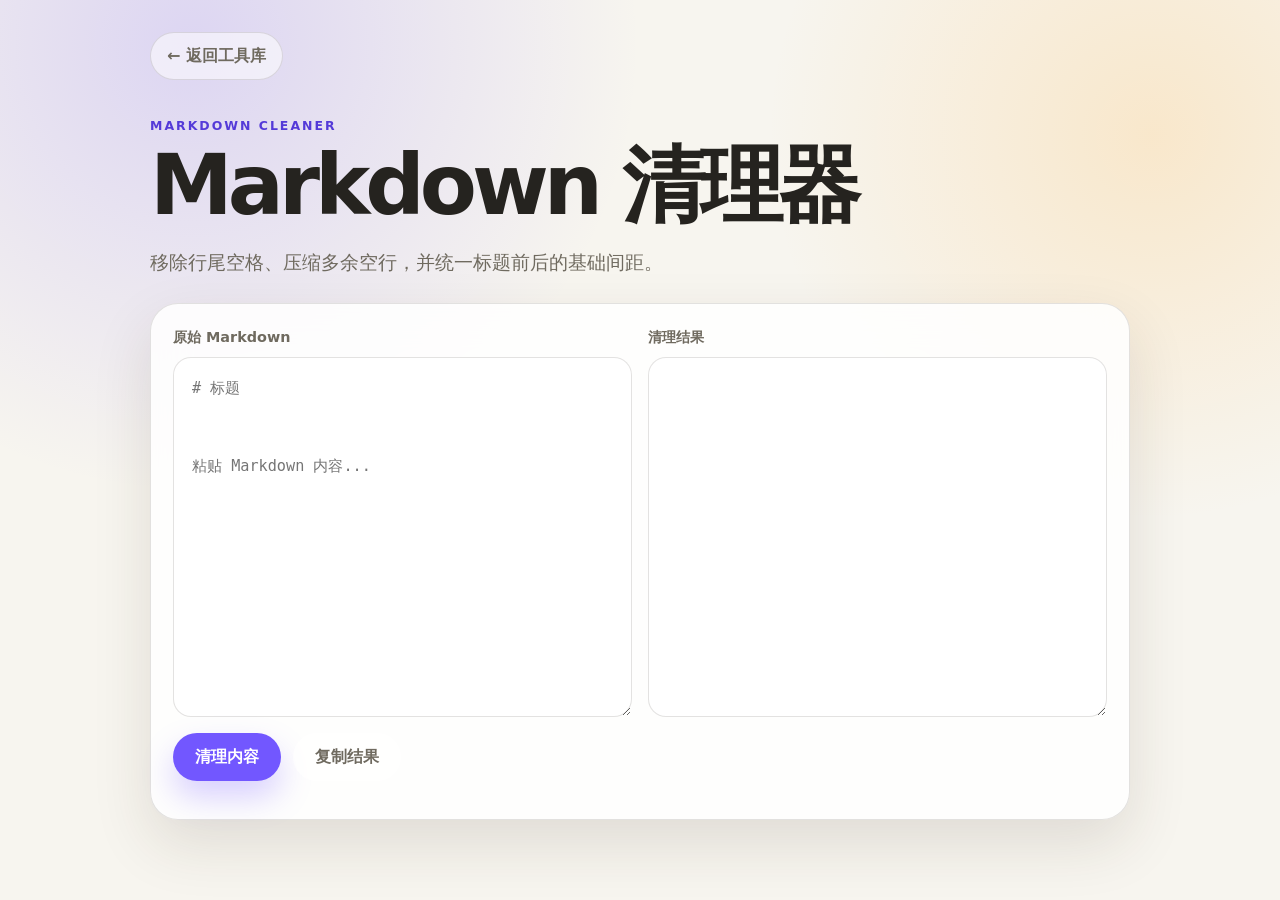
<file: tools/markdown-cleaner/index.html>
<!doctype html>
<html lang="zh-CN">
  <head>
    <meta charset="UTF-8" />
    <meta name="viewport" content="width=device-width, initial-scale=1.0" />
    <title>Markdown 清理器｜小工具库</title>
    <link rel="stylesheet" href="../../assets/styles.css" />
    <style>
      .tool-page {
        width: min(980px, calc(100% - 32px));
        margin: 0 auto;
        padding: 32px 0 56px;
      }

      .editor-grid {
        display: grid;
        grid-template-columns: 1fr 1fr;
        gap: 16px;
      }

      textarea {
        width: 100%;
        min-height: 360px;
        resize: vertical;
        border: 1px solid var(--line);
        border-radius: var(--radius-md);
        padding: 18px;
        font: 0.95rem/1.7 ui-monospace, SFMono-Regular, Menlo, Consolas, monospace;
        outline: none;
      }

      textarea:focus {
        border-color: var(--brand);
        box-shadow: 0 0 0 4px rgba(114, 87, 255, 0.12);
      }

      .action-row {
        display: flex;
        flex-wrap: wrap;
        gap: 12px;
        margin: 16px 0;
      }

      .copy-button {
        border: 0;
        cursor: pointer;
      }

      @media (max-width: 760px) {
        .editor-grid {
          grid-template-columns: 1fr;
        }
      }
    </style>
  </head>
  <body>
    <main class="tool-page">
      <a class="deploy-link" href="../../index.html">← 返回工具库</a>
      <section class="hero-content" style="margin: 36px 0 24px">
        <p class="eyebrow">Markdown Cleaner</p>
        <h1>Markdown 清理器</h1>
        <p class="hero-description">移除行尾空格、压缩多余空行，并统一标题前后的基础间距。</p>
      </section>

      <section class="panel" style="padding: 22px">
        <div class="editor-grid">
          <label>
            <span>原始 Markdown</span>
            <textarea id="source" placeholder="# 标题&#10;&#10;&#10;粘贴 Markdown 内容..."></textarea>
          </label>
          <label>
            <span>清理结果</span>
            <textarea id="output" readonly></textarea>
          </label>
        </div>
        <div class="action-row">
          <button class="primary-button copy-button" id="cleanButton" type="button">清理内容</button>
          <button class="secondary-button copy-button" id="copyButton" type="button">复制结果</button>
        </div>
      </section>
    </main>

    <script>
      const source = document.querySelector("#source");
      const output = document.querySelector("#output");
      const cleanButton = document.querySelector("#cleanButton");
      const copyButton = document.querySelector("#copyButton");

      function cleanMarkdown(text) {
        return text
          .replace(/[ \t]+$/gm, "")
          .replace(/\n{3,}/g, "\n\n")
          .replace(/([^\n])\n(#{1,6}\s)/g, "$1\n\n$2")
          .replace(/(#{1,6}[^\n]+)\n([^\n#])/g, "$1\n\n$2")
          .trim();
      }

      function updateOutput() {
        output.value = cleanMarkdown(source.value);
      }

      cleanButton.addEventListener("click", updateOutput);
      source.addEventListener("input", updateOutput);
      copyButton.addEventListener("click", async () => {
        await navigator.clipboard.writeText(output.value);
        copyButton.textContent = "已复制";
        setTimeout(() => {
          copyButton.textContent = "复制结果";
        }, 1200);
      });
      updateOutput();
    </script>
  </body>
</html>
</file>
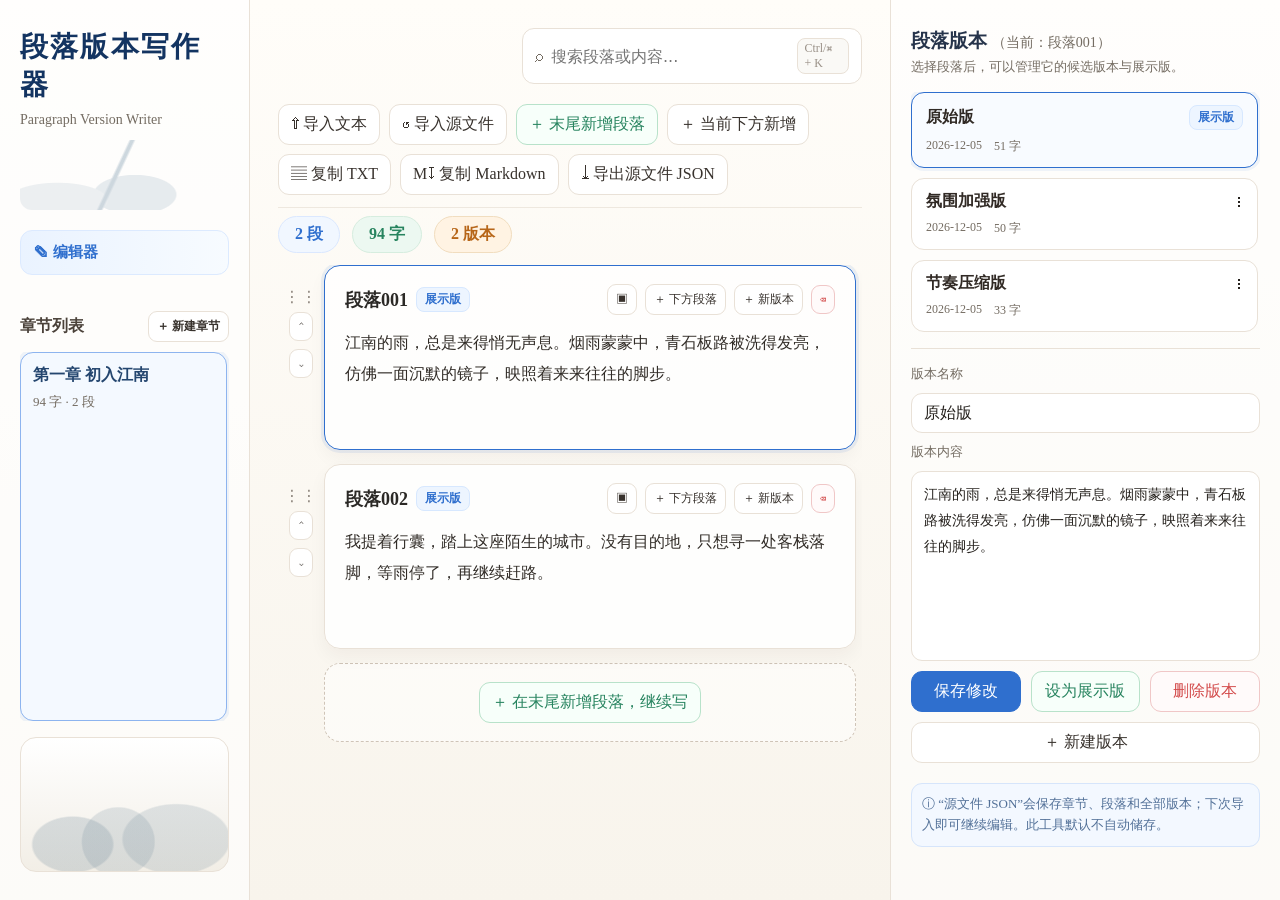
<file: tools/paragraph-version-writer/index.html>
<!doctype html>
<html lang="zh-CN">
<head>
  <meta charset="utf-8" />
  <meta name="viewport" content="width=device-width,initial-scale=1" />
  <title>段落版本写作器</title>
  <style>
    :root{
      --bg:#fbfaf6; --panel:#fff; --line:#e9e1d7; --text:#25211d; --muted:#746c62;
      --blue:#2f6fce; --blue2:#edf5ff; --green:#27845f; --green2:#ecf8f1;
      --orange:#b76619; --orange2:#fff3e3; --red:#d34b4b; --red2:#fff0ef;
      --shadow:0 12px 30px rgba(42,32,18,.06);
    }
    *{box-sizing:border-box}
    html,body{height:100%}
    body{
      margin:0; overflow:hidden;
      background:linear-gradient(180deg,#fffdf9 0%,#f8f4ec 100%);
      color:var(--text);
      font-family:ui-serif,"Noto Serif SC","Songti SC","STSong","SimSun",serif;
    }
    button,input,textarea,select{font:inherit}
    button{
      border:1px solid var(--line); background:var(--panel); border-radius:11px; padding:9px 12px;
      color:#38322d; cursor:pointer; display:inline-flex; align-items:center; justify-content:center;
      gap:6px; white-space:nowrap; transition:.16s ease;
    }
    button:hover{border-color:#bdd2f2; box-shadow:0 6px 16px rgba(47,111,206,.08)}
    button.primary{background:var(--blue); color:white; border-color:var(--blue)}
    button.green{color:var(--green); border-color:#b8e2ca; background:#f7fffa}
    button.danger{color:var(--red); border-color:#f0c7c7; background:#fffafa}
    button.small{padding:6px 8px;font-size:12px;border-radius:9px}
    input,textarea,select{
      border:1px solid var(--line); background:#fff; border-radius:11px; outline:none;
      padding:10px 12px; color:var(--text);
    }
    input:focus,textarea:focus,select:focus{border-color:#95b8ef; box-shadow:0 0 0 3px rgba(47,111,206,.09)}
    textarea{resize:none; line-height:1.85}
    .app{height:100vh; display:grid; grid-template-columns:250px 1fr 390px}
    .sidebar{
      border-right:1px solid var(--line); background:rgba(255,255,255,.66);
      padding:28px 20px; display:flex; flex-direction:column; min-width:0;
    }
    .brand h1{margin:0;font-size:28px;color:#133461;letter-spacing:.08em;font-weight:800}
    .brand p{margin:8px 0 0;color:var(--muted);font-size:14px}
    .bamboo{
      height:70px;margin:12px 0 20px;opacity:.42;border-radius:12px;
      background:linear-gradient(115deg,transparent 45%,#8ba4b7 46% 47%,transparent 48%),
        radial-gradient(ellipse at 18% 86%,#d5dde3 0 20%,transparent 21%),
        radial-gradient(ellipse at 55% 78%,#c7d3dc 0 25%,transparent 26%);
    }
    .nav{display:grid;gap:8px;margin-bottom:24px}
    .navItem{
      display:flex;align-items:center;gap:12px;border-radius:12px;padding:12px 13px;
      color:var(--blue);font-size:15px;border:1px solid #dceaff;
      background:linear-gradient(90deg,#eaf3ff,#f7fbff);font-weight:700;
    }
    .chaptersTitle{display:flex;justify-content:space-between;align-items:center;margin:12px 0 10px;color:#4b423a;font-weight:700}
    .chapterList{display:grid;gap:10px;overflow:auto;min-height:0;padding-right:2px;flex:1}
    .chapterCard{
      border:1px solid var(--line);border-radius:13px;background:rgba(255,255,255,.74);
      padding:12px;cursor:pointer;box-shadow:0 8px 18px rgba(42,32,18,.045);
    }
    .chapterCard.active{border-color:#8db4ef;background:#f4f9ff;box-shadow:0 0 0 3px rgba(47,111,206,.07)}
    .chapterName{color:#24466f;font-weight:700;margin-bottom:7px;overflow:hidden;text-overflow:ellipsis;white-space:nowrap}
    .chapterMeta{color:var(--muted);font-size:13px}
    .inkscape{
      margin-top:16px;height:135px;border:1px solid var(--line);border-radius:16px;overflow:hidden;
      background:linear-gradient(180deg,#fff,#f2eee6);position:relative;
    }
    .inkscape:before{
      content:"";position:absolute;inset:0;
      background:radial-gradient(ellipse at 25% 80%, rgba(112,137,154,.24) 0 18%, transparent 19%),
        radial-gradient(ellipse at 47% 78%, rgba(112,137,154,.2) 0 23%, transparent 24%),
        radial-gradient(ellipse at 75% 76%, rgba(112,137,154,.2) 0 24%, transparent 25%);
    }
    .main{height:100vh;padding:28px 28px 20px;display:flex;flex-direction:column;min-width:0}
    .top{display:grid;grid-template-columns:1fr auto;gap:18px;margin-bottom:14px;align-items:start}
    .compactTop{display:flex;justify-content:flex-end;margin-bottom:10px}
    .title h2{margin:0;font-size:30px;color:#153867;letter-spacing:.08em}
    .title p{margin:9px 0 0;color:var(--muted);font-size:15px;line-height:1.7}
    .search{
      width:340px;border:1px solid var(--line);background:#fff;border-radius:12px;
      display:flex;align-items:center;padding:9px 12px;gap:8px;color:var(--muted);
    }
    .search input{border:0;padding:0;box-shadow:none;width:100%;background:transparent;font-family:ui-sans-serif,system-ui}
    .shortcut{font-size:12px;border:1px solid var(--line);border-radius:8px;padding:2px 6px;background:#faf9f6;color:#9a9188}
    .toolbar{
      display:flex;gap:9px;align-items:center;flex-wrap:wrap;
      padding:10px 0 12px; margin-bottom:8px;
      border-bottom:1px solid rgba(233,225,215,.72);
    }
    .statRow{display:flex;gap:12px;margin:0 0 12px;flex-wrap:wrap}
    .pill{border-radius:999px;padding:7px 16px;border:1px solid #dbe8ff;color:var(--blue);background:#f1f7ff;font-weight:700}
    .pill.green{border-color:#d6eddf;color:var(--green);background:var(--green2)}
    .pill.orange{border-color:#f1ddbf;color:var(--orange);background:var(--orange2)}
    .editorWrap{flex:1;min-height:0;overflow:auto;padding:0 6px 6px 0}
    .paragraph{display:grid;grid-template-columns:46px 1fr;margin-bottom:14px}
    .paraRail{display:flex;flex-direction:column;align-items:center;gap:8px;padding-top:26px}
    .handle{color:#8f877f;font-family:ui-sans-serif,system-ui;letter-spacing:1px;line-height:.8;cursor:grab}
    .paraCard{
      background:rgba(255,255,255,.86);border:1px solid var(--line);border-radius:16px;
      box-shadow:0 8px 18px rgba(42,32,18,.045);padding:18px 20px;transition:.15s ease;
    }
    .paragraph.active .paraCard{border-color:var(--blue);box-shadow:0 0 0 3px rgba(47,111,206,.09),0 8px 18px rgba(42,32,18,.045)}
    .paraHead{display:flex;align-items:center;justify-content:space-between;gap:10px;margin-bottom:12px}
    .paraTitle{display:flex;align-items:center;gap:8px;color:#2b2926;font-size:18px;font-weight:700}
    .tag{border-radius:8px;padding:3px 8px;font-size:12px;color:var(--blue);background:var(--blue2);border:1px solid #d7e8ff;font-weight:600}
    .paraTools{display:flex;align-items:center;gap:8px}
    .paraText{
      width:100%;border:0;box-shadow:none;background:transparent;padding:0;
      min-height:100px;font-size:16px;line-height:1.95;color:#312c27;
      font-family:ui-serif,"Noto Serif SC","Songti SC","STSong","SimSun",serif;
    }
    .addParaCard{
      margin:6px 0 20px 46px;border:1px dashed #cfc4b7;background:rgba(255,255,255,.5);
      border-radius:16px;padding:18px;display:flex;justify-content:center;color:var(--muted);
    }
    .right{
      height:100vh;padding:28px 20px 20px;border-left:1px solid var(--line);
      background:rgba(255,255,255,.6);display:flex;flex-direction:column;min-width:0;
    }
    .right h3{margin:0 0 4px;font-size:19px;color:#26344b}
    .rightSub{color:var(--muted);font-size:13px;margin-bottom:16px}
    .versions{display:grid;gap:10px;margin-bottom:16px;max-height:300px;overflow:auto;padding-right:2px}
    .version{background:#fff;border:1px solid var(--line);border-radius:13px;padding:12px 14px;cursor:pointer;display:grid;gap:8px}
    .version.active{border-color:var(--blue);background:#f8fbff;box-shadow:0 0 0 3px rgba(47,111,206,.07)}
    .versionTop{display:flex;justify-content:space-between;align-items:center;gap:8px}
    .vName{font-weight:700;color:#312a25}
    .vMeta{display:flex;gap:12px;color:var(--muted);font-size:12px}
    .versionEditor{border-top:1px solid var(--line);padding-top:16px;display:grid;gap:10px;min-height:0}
    .versionEditor label{color:var(--muted);font-size:13px}
    .versionEditor textarea{height:190px;font-size:14px;font-family:ui-serif,"Noto Serif SC","Songti SC","STSong","SimSun",serif}
    .editButtons{display:grid;grid-template-columns:1fr 1fr 1fr;gap:10px}
    .hint{margin-top:10px;border:1px solid #d6e5fb;background:#f3f8ff;color:#527098;border-radius:11px;padding:10px;font-size:13px;line-height:1.6}
    .modalShade{display:none;position:fixed;inset:0;background:rgba(33,28,22,.28);z-index:10;align-items:center;justify-content:center}
    .modalShade.show{display:flex}
    .modal{width:min(760px,92vw);background:#fffdf9;border:1px solid var(--line);border-radius:20px;box-shadow:0 28px 80px rgba(33,28,22,.22);overflow:hidden}
    .modalHead,.modalFoot{padding:16px 18px;border-bottom:1px solid var(--line);display:flex;align-items:center;justify-content:space-between}
    .modalFoot{border-top:1px solid var(--line);border-bottom:0;justify-content:flex-end;gap:10px;flex-wrap:wrap}
    .modalBody{padding:18px;display:grid;gap:12px}
    .modalBody textarea{height:330px;font-size:15px}
    .fileInput{display:none}
    .dropOverlay{position:fixed;inset:14px;z-index:100;display:none;align-items:center;justify-content:center;background:rgba(247,243,236,.72);border:2px dashed #8db4ef;border-radius:26px;backdrop-filter:blur(4px);color:#153867;font-size:26px;font-weight:800;pointer-events:none}
    .dropOverlay.show{display:flex}
    .toast{position:fixed;left:50%;bottom:26px;transform:translateX(-50%) translateY(16px);opacity:0;background:#29231f;color:#fff;padding:10px 16px;border-radius:999px;font-family:ui-sans-serif,system-ui;transition:.2s;pointer-events:none;z-index:120}
    .toast.show{opacity:1;transform:translateX(-50%) translateY(0)}
    @media(max-width:1200px){
      body{overflow:auto}
      .app{height:auto;grid-template-columns:1fr}
      .sidebar,.main,.right{height:auto}
      .right{border-left:0;border-top:1px solid var(--line)}
      .top{grid-template-columns:1fr}
      .search{width:100%}
    }
    .mobileHeader,.mobileTabs{display:none}

    @media(max-width:768px){
      html,body{height:100%;overflow:hidden}
      body{font-size:16px;background:#fffdf9}
      .mobileHeader{
        display:flex;
        position:fixed;left:0;right:0;top:0;height:58px;
        z-index:200;
        align-items:center;justify-content:space-between;
        padding:0 16px;
        background:rgba(255,253,249,.96);
        border-bottom:1px solid var(--line);
        backdrop-filter: blur(8px);
      }
      .mobileTitle{font-size:18px;font-weight:800;color:#1d2b3e;letter-spacing:.04em}
      .mobileIcon{
        width:42px;height:42px;border:0;background:transparent;
        font-size:34px;line-height:1;box-shadow:none;padding:0;color:#1f1b17
      }
      .mobileIcon:hover{box-shadow:none;border:0}
      .mobileTabs{
        display:grid;
        grid-template-columns:1fr 1fr 1fr;
        position:fixed;left:0;right:0;bottom:0;height:62px;
        z-index:200;
        gap:8px;
        padding:8px 12px calc(8px + env(safe-area-inset-bottom));
        background:rgba(255,253,249,.96);
        border-top:1px solid var(--line);
        backdrop-filter: blur(8px);
      }
      .mobileTabs button{
        border-radius:14px;
        font-size:15px;
        padding:8px 6px;
        min-height:44px;
      }
      .mobileTabs button.active{
        background:var(--blue);
        color:#fff;
        border-color:var(--blue);
      }

      .app{
        display:block;
        height:100dvh;
        padding-top:58px;
        padding-bottom:62px;
        overflow:hidden;
      }
      .sidebar,.main,.right{display:none !important}
      body[data-view="editor"] .main,
      body[data-view="chapters"] .sidebar,
      body[data-view="versions"] .right{
        display:flex !important;
      }

      .main,.sidebar,.right{
        height:calc(100dvh - 120px);
        overflow:auto;
        width:100%;
        border:0;
        padding:14px;
      }

      .sidebar{
        background:#fffdf9;
      }
      .sidebar .brand,.sidebar .bamboo,.sidebar .nav,.sidebar .inkscape{
        display:none;
      }
      .chaptersTitle{
        margin-top:4px;
        font-size:18px;
      }
      .chapterCard{
        min-height:86px;
        padding:16px;
        border-radius:18px;
      }
      .chapterName{font-size:18px}
      .chapterMeta{font-size:14px}

      .right{
        background:#fffdf9;
      }
      .right h3{
        font-size:20px;
        margin-top:4px;
      }
      .rightSub{font-size:14px}
      .versions{
        max-height:34vh;
        overflow:auto;
      }
      .version{
        padding:16px;
        border-radius:18px;
      }
      .vName{font-size:18px}
      .versionEditor textarea{
        height:220px;
        font-size:17px;
        line-height:2;
      }
      .editButtons{
        grid-template-columns:1fr;
      }
      .editButtons button,#addVersionBtn{
        min-height:48px;
        font-size:16px;
      }

      .top{
        display:block;
        margin-bottom:10px;
      }
      .compactTop{
        display:block;
      }
      .search{
        width:100%;
        min-height:56px;
        border-radius:18px;
        padding:10px 14px;
      }
      .search input{
        font-size:16px;
      }
      .shortcut{display:none}

      .toolbar{
        display:flex;
        flex-wrap:nowrap;
        overflow-x:auto;
        gap:10px;
        padding:8px 0 12px;
        margin-bottom:12px;
        -webkit-overflow-scrolling:touch;
      }
      .toolbar button{
        min-height:46px;
        font-size:15px;
        flex:0 0 auto;
      }

      .statRow{
        gap:10px;
        margin-bottom:14px;
        flex-wrap:nowrap;
        overflow-x:auto;
      }
      .pill{
        font-size:16px;
        padding:8px 16px;
        flex:0 0 auto;
      }

      .editorWrap{
        overflow:auto;
        padding:0 0 20px;
      }
      .paragraph{
        grid-template-columns:34px minmax(0,1fr);
        margin-bottom:14px;
      }
      .paraRail{
        padding-top:22px;
        gap:8px;
      }
      .paraRail .small{
        width:30px;
        min-width:30px;
        padding:7px 0;
      }
      .paraCard{
        min-width:0;
        padding:16px;
        border-radius:18px;
      }
      .paraHead{
        display:flex;
        flex-direction:column;
        align-items:flex-start;
        gap:12px;
      }
      .paraTitle{
        white-space:nowrap;
        font-size:19px;
      }
      .paraTools{
        width:100%;
        display:flex;
        gap:8px;
        overflow-x:auto;
        padding-bottom:2px;
      }
      .paraTools button{
        min-height:40px;
        flex:0 0 auto;
      }
      .paraText{
        font-size:18px;
        line-height:2;
        min-height:190px;
        overflow-wrap:break-word;
        word-break:break-word;
      }
      .addParaCard{
        margin:8px 0 28px 34px;
        padding:16px;
        border-radius:18px;
      }
      .addParaCard button{
        width:100%;
        min-height:48px;
      }

      .modal{
        width:calc(100vw - 24px);
        max-height:calc(100dvh - 40px);
        display:flex;
        flex-direction:column;
      }
      .modalBody{
        overflow:auto;
      }
      .modalBody textarea{
        height:260px;
        font-size:16px;
      }
      .modalFoot{
        display:grid;
        grid-template-columns:1fr;
      }
      .modalFoot button{
        min-height:48px;
      }
    }

  </style>
</head>
<body data-view="editor">
  <div class="mobileHeader">
    <button class="mobileIcon" id="mobileCloseBtn" title="关闭提示">×</button>
    <div class="mobileTitle">段落版本写作器</div>
    <button class="mobileIcon" id="mobileMoreBtn" title="更多">⋯</button>
  </div>
  <div class="mobileTabs">
    <button class="active" data-view-btn="editor">编辑器</button>
    <button data-view-btn="chapters">章节</button>
    <button data-view-btn="versions">版本</button>
  </div>
  <div class="dropOverlay" id="dropOverlay">拖入 TXT / Markdown / 源文件 JSON 进行导入</div>
  <div class="app">
    <aside class="sidebar">
      <div class="brand">
        <h1>段落版本写作器</h1>
        <p>Paragraph Version Writer</p>
      </div>
      <div class="bamboo"></div>
      <div class="nav"><div class="navItem">✎ 编辑器</div></div>
      <div class="chaptersTitle">
        <span>章节列表</span>
        <button class="small" id="newChapterBtn">＋ 新建章节</button>
      </div>
      <div class="chapterList" id="chapterList"></div>
      <div class="inkscape"></div>
    </aside>

    <main class="main">
      <div class="top compactTop">
        <div class="search">⌕ <input id="searchInput" placeholder="搜索段落或内容..." /><span class="shortcut">Ctrl/⌘ + K</span></div>
      </div>

      <div class="toolbar">
        <input id="textFileInput" class="fileInput" type="file" accept=".txt,.md,text/plain,text/markdown" />
        <input id="projectFileInput" class="fileInput" type="file" accept=".json,application/json" />
        <button id="importTextBtn">⇧ 导入文本</button>
        <button id="importProjectBtn">↺ 导入源文件</button>
        <button class="green" id="addParaEndBtn">＋ 末尾新增段落</button>
        <button id="addParaAfterBtn">＋ 当前下方新增</button>
        <button id="copyTxtBtn">▤ 复制 TXT</button>
        <button id="copyMdBtn">M↧ 复制 Markdown</button>
        <button id="exportProjectBtn">⤓ 导出源文件 JSON</button>
      </div>

      <div class="statRow">
        <span class="pill" id="paraStat">0 段</span>
        <span class="pill green" id="charStat">0 字</span>
        <span class="pill orange" id="versionStat">0 版本</span>
      </div>

      <div class="editorWrap" id="editorWrap"></div>
    </main>

    <aside class="right">
      <h3>段落版本 <span id="currentParaText" style="font-weight:400;color:var(--muted);font-size:14px"></span></h3>
      <div class="rightSub">选择段落后，可以管理它的候选版本与展示版。</div>
      <div class="versions" id="versionList"></div>
      <div class="versionEditor">
        <label>版本名称</label>
        <input id="versionName" placeholder="版本名称" />
        <label>版本内容</label>
        <textarea id="versionContent" placeholder="当前版本内容"></textarea>
        <div class="editButtons">
          <button class="primary" id="saveVersionBtn">保存修改</button>
          <button class="green" id="setDisplayBtn">设为展示版</button>
          <button class="danger" id="deleteVersionBtn">删除版本</button>
        </div>
        <button id="addVersionBtn">＋ 新建版本</button>
        <div class="hint">ⓘ “源文件 JSON”会保存章节、段落和全部版本；下次导入即可继续编辑。此工具默认不自动储存。</div>
      </div>
    </aside>
  </div>

  <div class="modalShade" id="importModal">
    <div class="modal">
      <div class="modalHead">
        <strong>导入文本</strong>
        <button class="small" id="closeModalBtn">关闭</button>
      </div>
      <div class="modalBody">
        <input id="chapterTitleInput" placeholder="章节标题，例如：第一章 初入江南" />
        <select id="splitMode">
          <option value="smart" selected>智能分段：优先空行，其次换行，最后按句群</option>
          <option value="blank">严格按空行分段</option>
          <option value="line">每一行作为一段</option>
          <option value="none">不分段：全部作为一段</option>
        </select>
        <textarea id="importText" placeholder="把文本粘贴到这里。智能分段会尽量避免导入后一坨。"></textarea>
      </div>
      <div class="modalFoot">
        <button id="importAppendBtn">追加为新章节</button>
        <button id="importCurrentBtn">添加到本章最后面</button>
        <button class="primary" id="importReplaceBtn">清空并导入</button>
      </div>
    </div>
  </div>

  <div class="toast" id="toast">完成</div>

<script>
(() => {
  const $ = id => document.getElementById(id);
  const uid = () => Math.random().toString(36).slice(2,9) + Date.now().toString(36).slice(-4);
  const today = () => new Date().toISOString().slice(0,10);
  const countText = s => (s || "").replace(/\s/g,"").length;
  const esc = s => (s || "").replace(/[&<>"']/g, m => ({'&':'&amp;','<':'&lt;','>':'&gt;','"':'&quot;',"'":'&#39;'}[m]));
  const saveFile = (name, text, type="text/plain;charset=utf-8") => {
    const blob = new Blob([text], {type});
    const url = URL.createObjectURL(blob);
    const a = document.createElement("a");
    a.href = url; a.download = name; document.body.appendChild(a); a.click(); a.remove();
    setTimeout(() => URL.revokeObjectURL(url), 800);
  };
  const toast = msg => {
    const t = $("toast");
    t.textContent = msg;
    t.classList.add("show");
    clearTimeout(toast.timer);
    toast.timer = setTimeout(() => t.classList.remove("show"), 1700);
  };
  async function copyToClipboard(text){
    try{ await navigator.clipboard.writeText(text); toast("已复制到剪切板"); }
    catch(e){
      const ta = document.createElement("textarea"); ta.value = text; document.body.appendChild(ta);
      ta.select(); document.execCommand("copy"); ta.remove(); toast("已复制到剪切板");
    }
  }

  let app = { appName:"paragraph-version-writer", version:"1.3", chapters:[], chapterId:null, paragraphId:null, versionId:null };

  function splitParas(text, mode="smart"){
    text = (text || "").replace(/\r\n/g,"\n").replace(/\u3000/g," ").trim();
    if(!text) return [];
    const clean = arr => arr.map(x=>x.trim()).filter(Boolean);
    if(mode === "none") return [text];
    if(mode === "blank") return clean(text.split(/\n\s*\n+/));
    if(mode === "line") return clean(text.split(/\n+/));
    const blank = clean(text.split(/\n\s*\n+/));
    if(blank.length > 1) return blank;
    const lines = clean(text.split(/\n+/));
    if(lines.length > 1) return lines;
    const sentences = clean(text.match(/[^。！？!?；;]+[。！？!?；;]?/g) || [text]);
    if(sentences.length <= 3) return [text];
    const groups = []; let buf = "";
    sentences.forEach((s, i) => {
      buf += s;
      if((i + 1) % 3 === 0 || countText(buf) >= 120){ groups.push(buf.trim()); buf = ""; }
    });
    if(buf.trim()) groups.push(buf.trim());
    return groups.length ? groups : [text];
  }

  function makeVersion(name, content, display=false){ return { id:uid(), name, content, display, date:today() }; }
  function makeParagraph(content, i){ const v = makeVersion("原始版", content, true); return { id:uid(), order:i, displayVersionId:v.id, versions:[v] }; }
  function makeChapter(title, text, splitMode="smart"){
    const paras = splitParas(text, splitMode);
    return { id:uid(), title:title || "未命名章节", paragraphs:(paras.length ? paras : [""]).map(makeParagraph) };
  }
  function currentChapter(){ return app.chapters.find(x => x.id === app.chapterId) || null; }
  function currentParagraph(){ const c = currentChapter(); return c ? c.paragraphs.find(x => x.id === app.paragraphId) || null : null; }
  function currentVersion(){
    const p = currentParagraph();
    return p ? p.versions.find(x => x.id === app.versionId) || p.versions.find(x => x.id === p.displayVersionId) || p.versions[0] : null;
  }
  function displayVersion(p){ return p.versions.find(x => x.id === p.displayVersionId) || p.versions[0]; }
  function ensure(){
    if(app.chapters.length) return;
    const sample = `江南的雨，总是来得悄无声息。烟雨蒙蒙中，青石板路被洗得发亮，仿佛一面沉默的镜子，映照着来来往往的脚步。\n\n我提着行囊，踏上这座陌生的城市。没有目的地，只想寻一处客栈落脚，等雨停了，再继续赶路。`;
    const c = makeChapter("第一章 初入江南", sample, "smart");
    c.paragraphs[0].versions.push(makeVersion("氛围加强版", "江南的雨，总带着几分旧梦。烟雨蒙蒙里，青石板路被洗得发亮，仿佛一面沉默的镜子，照见来者，也藏住归人。"));
    c.paragraphs[0].versions.push(makeVersion("节奏压缩版", "江南雨落得无声，青石板被洗得发亮。我提着行囊，走进这座陌生的城市。"));
    app.chapters = [c]; app.chapterId = c.id; app.paragraphId = c.paragraphs[0].id; app.versionId = c.paragraphs[0].displayVersionId;
  }

  function render(){ ensure(); renderChapters(); renderParagraphs(); renderVersions(); renderStats(); }
  function renderChapters(){
    const box = $("chapterList");
    box.innerHTML = app.chapters.map(c => {
      const chars = c.paragraphs.reduce((s,p) => s + countText(displayVersion(p)?.content), 0);
      return `<div class="chapterCard ${c.id === app.chapterId ? "active" : ""}" data-id="${c.id}">
        <div class="chapterName">${esc(c.title)}</div><div class="chapterMeta">${chars} 字 · ${c.paragraphs.length} 段</div></div>`;
    }).join("");
    box.querySelectorAll(".chapterCard").forEach(card => {
      card.onclick = () => {
        app.chapterId = card.dataset.id;
        const c = currentChapter();
        app.paragraphId = c.paragraphs[0]?.id || null;
        app.versionId = c.paragraphs[0]?.displayVersionId || null;
        render();
      };
    });
  }
  function renderStats(){
    const c = currentChapter(); if(!c) return;
    $("paraStat").textContent = c.paragraphs.length + " 段";
    $("charStat").textContent = c.paragraphs.reduce((s,p) => s + countText(displayVersion(p)?.content), 0) + " 字";
    $("versionStat").textContent = c.paragraphs.reduce((s,p) => s + Math.max(0, p.versions.length - 1), 0) + " 版本";
  }
  function renderParagraphs(){
    const c = currentChapter(); const box = $("editorWrap"); if(!c){ box.innerHTML = ""; return; }
    const key = $("searchInput").value.trim();
    let paras = c.paragraphs.slice().sort((a,b)=>a.order-b.order);
    if(key) paras = paras.filter(p => (displayVersion(p)?.content || "").includes(key));
    box.innerHTML = paras.map((p,idx) => {
      const v = displayVersion(p) || {content:""};
      return `<div class="paragraph ${p.id === app.paragraphId ? "active" : ""}" data-id="${p.id}">
        <div class="paraRail"><div class="handle">⋮⋮</div><button class="small up">⌃</button><button class="small down">⌄</button></div>
        <div class="paraCard">
          <div class="paraHead">
            <div class="paraTitle">段落${String(idx+1).padStart(3,"0")} <span class="tag">展示版</span></div>
            <div class="paraTools">
              <button class="small copy">▣</button><button class="small addAfter">＋ 下方段落</button>
              <button class="small addv">＋ 新版本</button><button class="small danger del">⌫</button>
            </div>
          </div>
          <textarea class="paraText" data-id="${p.id}">${esc(v.content)}</textarea>
        </div>
      </div>`;
    }).join("") + `<div class="addParaCard"><button class="green" id="addParaEndBtn2">＋ 在末尾新增段落，继续写</button></div>`;
    box.querySelectorAll(".paragraph").forEach(card => {
      card.onclick = e => { if(e.target.tagName === "TEXTAREA" || e.target.tagName === "BUTTON") return; selectParagraph(card.dataset.id); };
    });
    box.querySelectorAll(".paraText").forEach(ta => {
      ta.onfocus = () => selectParagraph(ta.dataset.id, false);
      ta.oninput = () => {
        const p = currentChapter().paragraphs.find(x => x.id === ta.dataset.id);
        const v = displayVersion(p); v.content = ta.value; renderStats(); updateVersionEditorIfSelected(p.id, v.id);
      };
    });
    box.querySelectorAll(".up").forEach(btn => btn.onclick = e => { e.stopPropagation(); movePara(btn.closest(".paragraph").dataset.id, -1); });
    box.querySelectorAll(".down").forEach(btn => btn.onclick = e => { e.stopPropagation(); movePara(btn.closest(".paragraph").dataset.id, 1); });
    box.querySelectorAll(".copy").forEach(btn => btn.onclick = async e => { e.stopPropagation(); const p = getPara(btn); await copyToClipboard(displayVersion(p).content); });
    box.querySelectorAll(".addv").forEach(btn => btn.onclick = e => { e.stopPropagation(); addVersion(getPara(btn).id); });
    box.querySelectorAll(".addAfter").forEach(btn => btn.onclick = e => { e.stopPropagation(); addParagraphAfter(getPara(btn).id); });
    box.querySelectorAll(".del").forEach(btn => btn.onclick = e => { e.stopPropagation(); delPara(getPara(btn).id); });
    $("addParaEndBtn2").onclick = () => addParagraphEnd();
  }
  function getPara(btn){ return currentChapter().paragraphs.find(x => x.id === btn.closest(".paragraph").dataset.id); }
  function renderVersions(){
    const p = currentParagraph(), box = $("versionList");
    if(!p){ box.innerHTML = ""; $("currentParaText").textContent = ""; $("versionName").value = ""; $("versionContent").value = ""; return; }
    const c = currentChapter();
    const idx = c.paragraphs.slice().sort((a,b)=>a.order-b.order).findIndex(x => x.id === p.id) + 1;
    $("currentParaText").textContent = `（当前：段落${String(idx).padStart(3,"0")}）`;
    box.innerHTML = p.versions.map(v => `<div class="version ${v.id === app.versionId ? "active" : ""}" data-id="${v.id}">
      <div class="versionTop"><span class="vName">${esc(v.name)}</span>${v.id === p.displayVersionId ? `<span class="tag">展示版</span>` : `<span>⋮</span>`}</div>
      <div class="vMeta"><span>${v.date}</span><span>${countText(v.content)} 字</span></div>
    </div>`).join("");
    box.querySelectorAll(".version").forEach(card => { card.onclick = () => { app.versionId = card.dataset.id; renderVersions(); }; });
    const v = currentVersion(); if(v){ $("versionName").value = v.name; $("versionContent").value = v.content; }
  }
  function updateVersionEditorIfSelected(pid, vid){ if(app.paragraphId === pid && app.versionId === vid){ $("versionContent").value = currentVersion().content; renderVersions(); } }
  function selectParagraph(id, rerender=true){ const p = currentChapter().paragraphs.find(x => x.id === id); if(!p) return; app.paragraphId = id; app.versionId = p.displayVersionId; rerender ? render() : renderVersions(); }
  function normalizeOrders(c){ c.paragraphs.sort((a,b)=>a.order-b.order).forEach((p,i)=>p.order=i); }
  function movePara(id, dir){
    const c = currentChapter(), arr = c.paragraphs.sort((a,b)=>a.order-b.order);
    const i = arr.findIndex(x=>x.id===id), j = i + dir; if(i < 0 || j < 0 || j >= arr.length) return;
    [arr[i].order, arr[j].order] = [arr[j].order, arr[i].order]; c.paragraphs = arr; render();
  }
  function addParagraphEnd(content=""){
    const c = currentChapter(); if(!c) return;
    const p = makeParagraph(content, c.paragraphs.length); c.paragraphs.push(p);
    app.paragraphId = p.id; app.versionId = p.displayVersionId; render();
    setTimeout(() => document.querySelector(`textarea[data-id="${p.id}"]`)?.focus(), 50);
  }
  function addParagraphAfter(id, content=""){
    const c = currentChapter(), arr = c.paragraphs.sort((a,b)=>a.order-b.order);
    const idx = arr.findIndex(x => x.id === id);
    const p = makeParagraph(content, idx + 1); arr.splice(idx + 1, 0, p); c.paragraphs = arr; normalizeOrders(c);
    app.paragraphId = p.id; app.versionId = p.displayVersionId; render();
    setTimeout(() => document.querySelector(`textarea[data-id="${p.id}"]`)?.focus(), 50);
  }
  function appendParasToCurrentChapter(text, mode="smart"){
    const c = currentChapter(); if(!c) return;
    const paras = splitParas(text, mode); if(!paras.length) return toast("没有可导入内容");
    paras.forEach(content => c.paragraphs.push(makeParagraph(content, c.paragraphs.length)));
    normalizeOrders(c); const p = c.paragraphs[c.paragraphs.length - paras.length];
    app.paragraphId = p.id; app.versionId = p.displayVersionId; render(); toast(`已添加 ${paras.length} 段到本章末尾`);
  }
  function addVersion(pid=null){
    const p = pid ? currentChapter().paragraphs.find(x=>x.id===pid) : currentParagraph(); if(!p) return;
    const base = displayVersion(p); const v = makeVersion("新版本", base?.content || "", false);
    p.versions.push(v); app.paragraphId = p.id; app.versionId = v.id; render(); toast("已新建版本");
  }
  function delPara(id){
    if(!confirm("删除这个段落及其所有版本？")) return;
    const c = currentChapter(); c.paragraphs = c.paragraphs.filter(x => x.id !== id); normalizeOrders(c);
    app.paragraphId = c.paragraphs[0]?.id || null; app.versionId = c.paragraphs[0]?.displayVersionId || null;
    if(c.paragraphs.length === 0) addParagraphEnd(); render();
  }
  function syncVersionFromEditor(){
    const v = currentVersion();
    if(!v) return false;
    v.name = $("versionName").value.trim() || "未命名版本";
    v.content = $("versionContent").value;
    return true;
  }
  function saveVersion(){ if(!syncVersionFromEditor()) return; render(); toast("已保存版本修改"); }
  function setDisplay(){
    syncVersionFromEditor();
    const p = currentParagraph(), v = currentVersion(); if(!p || !v) return;
    p.displayVersionId = v.id; p.versions.forEach(x => x.display = x.id === v.id); render(); toast("已保存并设为展示版");
  }
  function deleteVersion(){
    const p = currentParagraph(), v = currentVersion(); if(!p || !v) return;
    if(p.versions.length <= 1) return toast("至少保留一个版本");
    if(!confirm("删除此版本？")) return;
    p.versions = p.versions.filter(x => x.id !== v.id);
    if(p.displayVersionId === v.id) p.displayVersionId = p.versions[0].id;
    app.versionId = p.displayVersionId; render();
  }
  function exportCurrentChapter(markdown=false){
    const c = currentChapter(); if(!c) return "";
    const body = c.paragraphs.slice().sort((a,b)=>a.order-b.order).map(p => displayVersion(p)?.content || "").filter(Boolean).join("\n\n");
    return markdown ? `# ${c.title}\n\n${body}` : body;
  }
  function importText(text, title, replace=false, splitMode="smart"){
    const c = makeChapter(title || "导入章节", text, splitMode);
    if(replace) app.chapters = [];
    app.chapters.push(c); app.chapterId = c.id; app.paragraphId = c.paragraphs[0]?.id; app.versionId = c.paragraphs[0]?.displayVersionId;
    render(); toast(`已导入 ${c.paragraphs.length} 段`);
  }
  function importJson(text){
    const data = JSON.parse(text);
    if(!data.chapters || !Array.isArray(data.chapters)) throw new Error("不是段落版本写作器源文件 JSON");
    app = { appName:data.appName || "paragraph-version-writer", version:data.version || "1.3", chapters:data.chapters, chapterId:data.chapterId || data.chapters[0]?.id || null, paragraphId:data.paragraphId || null, versionId:data.versionId || null };
    const c = currentChapter() || app.chapters[0]; if(c) app.chapterId = c.id;
    if(!app.paragraphId) app.paragraphId = c?.paragraphs?.[0]?.id || null;
    const p = currentParagraph() || c?.paragraphs?.[0]; if(p) app.paragraphId = p.id;
    if(!app.versionId) app.versionId = p?.displayVersionId || p?.versions?.[0]?.id || null; render();
  }
  function openImportModal(text="", title=""){ $("chapterTitleInput").value = title || ""; $("importText").value = text || ""; $("importModal").classList.add("show"); }

  $("importTextBtn").onclick = () => openImportModal();
  $("closeModalBtn").onclick = () => $("importModal").classList.remove("show");
  $("importAppendBtn").onclick = () => { const text = $("importText").value; if(!text.trim()) return toast("请先粘贴文本"); importText(text, $("chapterTitleInput").value.trim() || "导入章节", false, $("splitMode").value); $("importModal").classList.remove("show"); };
  $("importCurrentBtn").onclick = () => { const text = $("importText").value; if(!text.trim()) return toast("请先粘贴文本"); appendParasToCurrentChapter(text, $("splitMode").value); $("importModal").classList.remove("show"); };
  $("importReplaceBtn").onclick = () => { const text = $("importText").value; if(!text.trim()) return toast("请先粘贴文本"); if(!confirm("会清空当前内容，确定继续？")) return; importText(text, $("chapterTitleInput").value.trim() || "导入章节", true, $("splitMode").value); $("importModal").classList.remove("show"); };

  $("newChapterBtn").onclick = () => {
    let title = "新章节 " + (app.chapters.length + 1);
    try {
      const inputTitle = prompt("章节标题：", title);
      if(inputTitle === null) return;
      title = inputTitle.trim() || title;
    } catch(e) {}
    const c = makeChapter(title, "", "none"); app.chapters.push(c); app.chapterId = c.id; app.paragraphId = c.paragraphs[0].id; app.versionId = c.paragraphs[0].displayVersionId; render();
  };
  $("textFileInput").onchange = async e => {
    const f = e.target.files[0]; if(!f) return;
    openImportModal(await f.text(), f.name.replace(/\.(txt|md)$/i,"")); e.target.value = "";
  };
  $("projectFileInput").onchange = async e => {
    const f = e.target.files[0]; if(!f) return;
    try{ importJson(await f.text()); toast("源文件已导入"); }catch(err){ alert("导入失败：" + err.message); }
    e.target.value = "";
  };
  async function handleDroppedFile(file){
    const text = await file.text(), name = file.name || "拖入文件";
    if(name.toLowerCase().endsWith(".json")){
      try{ importJson(text); toast("源文件已拖入导入"); }catch(err){ alert("导入失败：" + err.message); }
    }else{
      openImportModal(text, name.replace(/\.(txt|md)$/i,""));
      toast("文本已载入导入框，请选择导入方式");
    }
  }
  let dragDepth = 0;
  window.addEventListener("dragenter", e => { e.preventDefault(); dragDepth++; $("dropOverlay").classList.add("show"); });
  window.addEventListener("dragover", e => e.preventDefault());
  window.addEventListener("dragleave", e => { dragDepth--; if(dragDepth <= 0){ dragDepth = 0; $("dropOverlay").classList.remove("show"); } });
  window.addEventListener("drop", async e => { e.preventDefault(); dragDepth = 0; $("dropOverlay").classList.remove("show"); const file = e.dataTransfer.files?.[0]; if(file) await handleDroppedFile(file); });
  document.addEventListener("keydown", e => {
    if((e.ctrlKey || e.metaKey) && e.key.toLowerCase()==="o"){ e.preventDefault(); $("projectFileInput").click(); }
    if((e.ctrlKey || e.metaKey) && e.key.toLowerCase()==="s"){ e.preventDefault(); exportProject(); }
    if((e.ctrlKey || e.metaKey) && e.key.toLowerCase()==="k"){ e.preventDefault(); $("searchInput").focus(); }
    if((e.ctrlKey || e.metaKey) && e.key === "Enter"){ e.preventDefault(); addParagraphAfter(app.paragraphId); }
  });
  function exportProject(){ saveFile("段落版本写作器源文件.json", JSON.stringify({...app, exportedAt:new Date().toISOString()}, null, 2), "application/json;charset=utf-8"); }

  $("importProjectBtn").onclick = () => $("projectFileInput").click();
  $("exportProjectBtn").onclick = exportProject;
  $("copyTxtBtn").onclick = () => copyToClipboard(exportCurrentChapter(false));
  $("copyMdBtn").onclick = () => copyToClipboard(exportCurrentChapter(true));
  $("saveVersionBtn").onclick = saveVersion;
  $("setDisplayBtn").onclick = setDisplay;
  $("deleteVersionBtn").onclick = deleteVersion;
  $("addVersionBtn").onclick = () => addVersion();
  $("addParaEndBtn").onclick = () => addParagraphEnd();
  $("addParaAfterBtn").onclick = () => app.paragraphId ? addParagraphAfter(app.paragraphId) : addParagraphEnd();
  $("searchInput").oninput = () => renderParagraphs();
  window.addEventListener("beforeunload", e => { e.preventDefault(); e.returnValue = ""; });

  function setMobileView(view){
    document.body.setAttribute("data-view", view);
    document.querySelectorAll("[data-view-btn]").forEach(btn=>{
      btn.classList.toggle("active", btn.dataset.viewBtn === view);
    });
  }
  document.querySelectorAll("[data-view-btn]").forEach(btn=>{
    btn.onclick = () => setMobileView(btn.dataset.viewBtn);
  });
  $("mobileCloseBtn").onclick = () => toast("网页工具不会自动关闭，请使用浏览器返回或关闭页面");
  $("mobileMoreBtn").onclick = () => toast("可拖入 TXT / JSON，或用 Ctrl/⌘+S 导出源文件");
  setInterval(()=>{ syncVersionFromEditor(); }, 30000);

  render();
})();
</script>
</body>
</html>
</file>
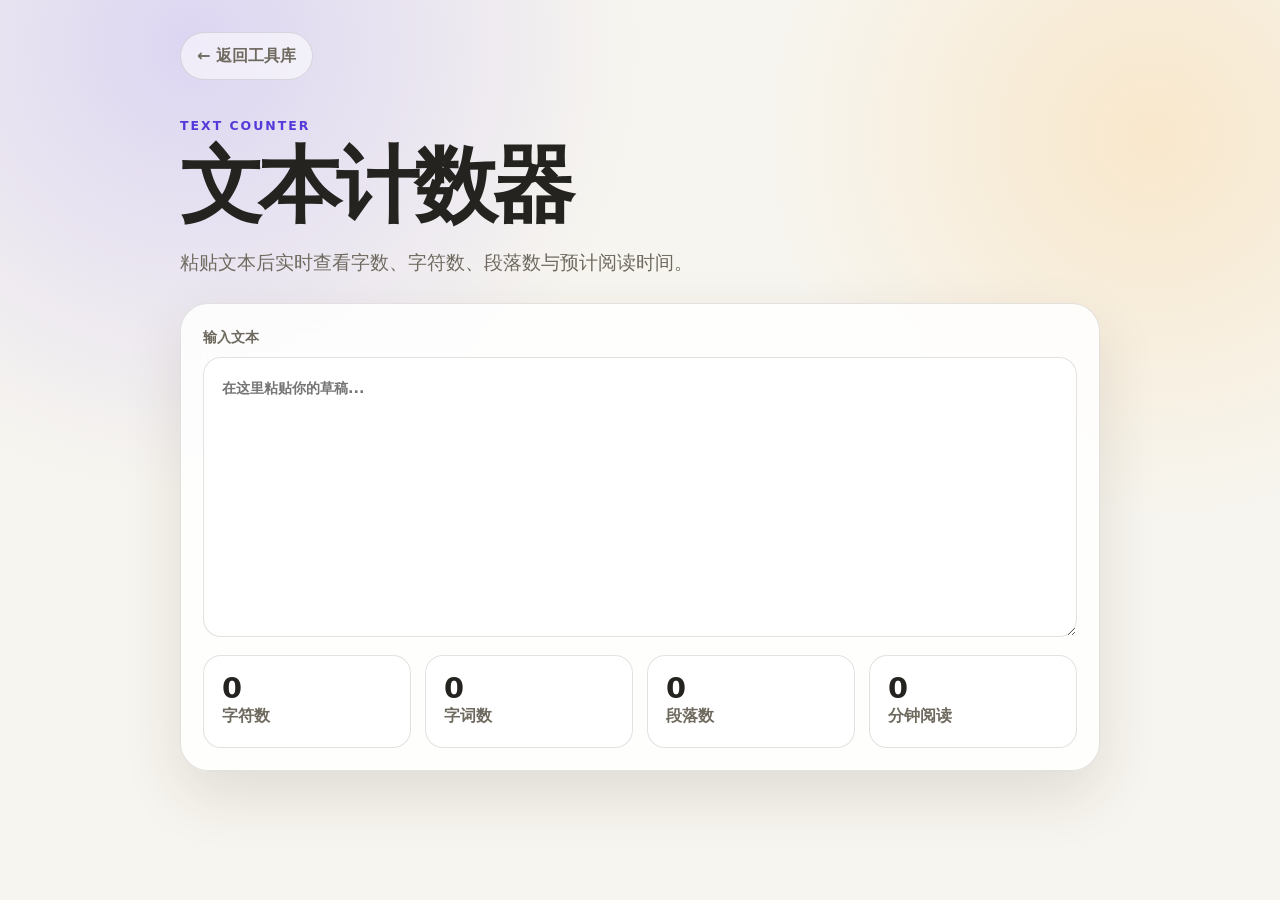
<file: tools/text-counter/index.html>
<!doctype html>
<html lang="zh-CN">
  <head>
    <meta charset="UTF-8" />
    <meta name="viewport" content="width=device-width, initial-scale=1.0" />
    <title>文本计数器｜小工具库</title>
    <link rel="stylesheet" href="../../assets/styles.css" />
    <style>
      .tool-page {
        width: min(920px, calc(100% - 32px));
        margin: 0 auto;
        padding: 32px 0 56px;
      }

      textarea {
        width: 100%;
        min-height: 280px;
        resize: vertical;
        border: 1px solid var(--line);
        border-radius: var(--radius-md);
        padding: 18px;
        font: inherit;
        line-height: 1.7;
        outline: none;
      }

      textarea:focus {
        border-color: var(--brand);
        box-shadow: 0 0 0 4px rgba(114, 87, 255, 0.12);
      }

      .stats-grid {
        display: grid;
        grid-template-columns: repeat(4, minmax(0, 1fr));
        gap: 14px;
        margin-top: 18px;
      }

      .stat-card {
        border: 1px solid var(--line);
        border-radius: var(--radius-md);
        background: var(--surface-strong);
        padding: 18px;
      }

      .stat-card strong {
        display: block;
        font-size: 1.8rem;
        line-height: 1;
      }

      .stat-card span {
        color: var(--muted);
        font-weight: 700;
      }

      @media (max-width: 720px) {
        .stats-grid {
          grid-template-columns: repeat(2, minmax(0, 1fr));
        }
      }
    </style>
  </head>
  <body>
    <main class="tool-page">
      <a class="deploy-link" href="../../index.html">← 返回工具库</a>
      <section class="hero-content" style="margin: 36px 0 24px">
        <p class="eyebrow">Text Counter</p>
        <h1>文本计数器</h1>
        <p class="hero-description">粘贴文本后实时查看字数、字符数、段落数与预计阅读时间。</p>
      </section>

      <section class="panel" style="padding: 22px">
        <label>
          <span>输入文本</span>
          <textarea id="textInput" placeholder="在这里粘贴你的草稿..."></textarea>
        </label>
        <div class="stats-grid" aria-live="polite">
          <div class="stat-card"><strong id="charCount">0</strong><span>字符数</span></div>
          <div class="stat-card"><strong id="wordCount">0</strong><span>字词数</span></div>
          <div class="stat-card"><strong id="paragraphCount">0</strong><span>段落数</span></div>
          <div class="stat-card"><strong id="readingTime">0</strong><span>分钟阅读</span></div>
        </div>
      </section>
    </main>

    <script>
      const textInput = document.querySelector("#textInput");
      const charCount = document.querySelector("#charCount");
      const wordCount = document.querySelector("#wordCount");
      const paragraphCount = document.querySelector("#paragraphCount");
      const readingTime = document.querySelector("#readingTime");

      function countWords(text) {
        const chineseChars = (text.match(/[\u4e00-\u9fa5]/g) || []).length;
        const latinWords = (text.match(/[A-Za-z0-9]+(?:[-'][A-Za-z0-9]+)*/g) || []).length;
        return chineseChars + latinWords;
      }

      function updateStats() {
        const text = textInput.value;
        const words = countWords(text);
        const paragraphs = text.trim() ? text.trim().split(/\n\s*\n/).length : 0;

        charCount.textContent = text.length;
        wordCount.textContent = words;
        paragraphCount.textContent = paragraphs;
        readingTime.textContent = words ? Math.max(1, Math.ceil(words / 400)) : 0;
      }

      textInput.addEventListener("input", updateStats);
      updateStats();
    </script>
  </body>
</html>
</file>
<file: assets/styles.css>
:root {
  color-scheme: light;
  --bg: #f7f5ef;
  --surface: rgba(255, 255, 255, 0.86);
  --surface-strong: #ffffff;
  --text: #25231f;
  --muted: #6f6a5f;
  --line: rgba(62, 54, 42, 0.14);
  --brand: #7257ff;
  --brand-dark: #543ad8;
  --brand-soft: #ece8ff;
  --success: #147a4b;
  --success-bg: #e6f7ee;
  --planned: #9a5b00;
  --planned-bg: #fff2d8;
  --shadow: 0 24px 60px rgba(54, 45, 28, 0.12);
  --radius-lg: 28px;
  --radius-md: 18px;
  --radius-sm: 12px;
}

* {
  box-sizing: border-box;
}

html {
  scroll-behavior: smooth;
}

body {
  min-height: 100vh;
  margin: 0;
  background:
    radial-gradient(circle at 15% 5%, rgba(114, 87, 255, 0.2), transparent 28rem),
    radial-gradient(circle at 90% 15%, rgba(255, 183, 77, 0.22), transparent 24rem),
    var(--bg);
  color: var(--text);
  font-family:
    Inter, ui-sans-serif, system-ui, -apple-system, BlinkMacSystemFont, "Segoe UI",
    "PingFang SC", "Microsoft YaHei", sans-serif;
  line-height: 1.6;
}

a {
  color: inherit;
  text-decoration: none;
}

button,
input,
select {
  font: inherit;
}

.site-hero,
main,
.site-footer {
  width: min(1120px, calc(100% - 32px));
  margin: 0 auto;
}

.site-hero {
  padding: 26px 0 42px;
}

.topbar {
  display: flex;
  align-items: center;
  justify-content: space-between;
  gap: 16px;
  margin-bottom: 56px;
}

.brand,
.deploy-link,
.primary-button,
.secondary-button {
  display: inline-flex;
  align-items: center;
  justify-content: center;
  gap: 10px;
  border-radius: 999px;
  font-weight: 700;
}

.brand {
  font-size: 1.05rem;
}

.brand-mark {
  width: 40px;
  height: 40px;
  display: grid;
  place-items: center;
  border-radius: 14px;
  background: var(--brand);
  color: #fff;
  box-shadow: 0 12px 30px rgba(114, 87, 255, 0.28);
}

.deploy-link,
.secondary-button {
  border: 1px solid var(--line);
  background: rgba(255, 255, 255, 0.55);
  color: var(--muted);
}

.deploy-link {
  padding: 10px 16px;
}

.hero-content {
  max-width: 780px;
}

.eyebrow,
.section-kicker {
  margin: 0 0 8px;
  color: var(--brand-dark);
  font-size: 0.78rem;
  font-weight: 800;
  letter-spacing: 0.16em;
  text-transform: uppercase;
}

h1,
h2,
p {
  margin-top: 0;
}

h1 {
  max-width: 760px;
  margin-bottom: 20px;
  font-size: clamp(2.35rem, 7vw, 5.2rem);
  line-height: 1.02;
  letter-spacing: -0.06em;
}

h2 {
  margin-bottom: 0;
  font-size: clamp(1.45rem, 3vw, 2.2rem);
  letter-spacing: -0.03em;
}

.hero-description {
  max-width: 680px;
  color: var(--muted);
  font-size: clamp(1rem, 2vw, 1.2rem);
}

.hero-actions {
  display: flex;
  flex-wrap: wrap;
  gap: 12px;
  margin-top: 30px;
}

.primary-button,
.secondary-button {
  min-height: 48px;
  padding: 0 22px;
}

.primary-button {
  background: var(--brand);
  color: #fff;
  box-shadow: 0 16px 32px rgba(114, 87, 255, 0.28);
}

.panel {
  border: 1px solid var(--line);
  border-radius: var(--radius-lg);
  background: var(--surface);
  box-shadow: var(--shadow);
  backdrop-filter: blur(18px);
}

.controls-panel {
  display: grid;
  grid-template-columns: 0.7fr 1.3fr;
  gap: 24px;
  padding: 24px;
}

.controls {
  display: grid;
  grid-template-columns: minmax(220px, 1fr) 180px 180px;
  gap: 14px;
  align-items: end;
}

label {
  display: grid;
  gap: 8px;
  color: var(--muted);
  font-size: 0.9rem;
  font-weight: 700;
}

input,
select {
  width: 100%;
  min-height: 48px;
  border: 1px solid var(--line);
  border-radius: var(--radius-sm);
  background: var(--surface-strong);
  color: var(--text);
  outline: none;
  padding: 0 14px;
  transition: border-color 0.2s ease, box-shadow 0.2s ease;
}

input:focus,
select:focus {
  border-color: var(--brand);
  box-shadow: 0 0 0 4px rgba(114, 87, 255, 0.12);
}

.tools-section {
  padding: 38px 0 26px;
}

.section-heading {
  display: flex;
  align-items: end;
  justify-content: space-between;
  gap: 16px;
  margin-bottom: 20px;
}

.result-summary {
  margin: 0;
  color: var(--muted);
  font-weight: 700;
}

.tool-grid {
  display: grid;
  grid-template-columns: repeat(3, minmax(0, 1fr));
  gap: 18px;
}

.tool-card {
  display: flex;
  min-height: 280px;
  flex-direction: column;
  gap: 16px;
  border: 1px solid var(--line);
  border-radius: var(--radius-lg);
  background: var(--surface-strong);
  padding: 22px;
  box-shadow: 0 16px 44px rgba(54, 45, 28, 0.08);
  transition: transform 0.2s ease, box-shadow 0.2s ease;
}

.tool-card:hover {
  transform: translateY(-4px);
  box-shadow: 0 24px 60px rgba(54, 45, 28, 0.14);
}

.card-header {
  display: flex;
  justify-content: space-between;
  gap: 16px;
}

.card-icon {
  width: 50px;
  height: 50px;
  display: grid;
  flex: 0 0 auto;
  place-items: center;
  border-radius: 18px;
  background: var(--brand-soft);
  color: var(--brand-dark);
  font-size: 1.3rem;
  font-weight: 900;
}

.status-badge {
  height: fit-content;
  border-radius: 999px;
  padding: 5px 10px;
  font-size: 0.78rem;
  font-weight: 800;
}

.status-available {
  background: var(--success-bg);
  color: var(--success);
}

.status-planned {
  background: var(--planned-bg);
  color: var(--planned);
}

.tool-card h3 {
  margin: 0;
  font-size: 1.25rem;
  letter-spacing: -0.02em;
}

.tool-card p {
  margin-bottom: 0;
  color: var(--muted);
}

.tag-list {
  display: flex;
  flex-wrap: wrap;
  gap: 8px;
  margin-top: auto;
}

.tag {
  border-radius: 999px;
  background: #f2f0ea;
  color: #5f594f;
  padding: 5px 10px;
  font-size: 0.8rem;
  font-weight: 700;
}

.card-footer {
  display: flex;
  align-items: center;
  justify-content: space-between;
  gap: 12px;
  border-top: 1px solid var(--line);
  margin-top: 4px;
  padding-top: 16px;
}

.category {
  color: var(--muted);
  font-size: 0.9rem;
  font-weight: 800;
}

.open-tool {
  color: var(--brand-dark);
  font-weight: 900;
}

.open-tool.is-disabled {
  color: var(--muted);
  cursor: not-allowed;
  opacity: 0.7;
}

.empty-state {
  border: 1px dashed var(--line);
  border-radius: var(--radius-lg);
  background: rgba(255, 255, 255, 0.55);
  padding: 40px 20px;
  text-align: center;
}

.empty-state p {
  margin-bottom: 0;
  color: var(--muted);
}

.site-footer {
  padding: 26px 0 42px;
  color: var(--muted);
  text-align: center;
}

code {
  border-radius: 8px;
  background: rgba(114, 87, 255, 0.1);
  color: var(--brand-dark);
  padding: 2px 6px;
}

.sr-only {
  position: absolute;
  width: 1px;
  height: 1px;
  overflow: hidden;
  clip: rect(0, 0, 0, 0);
  white-space: nowrap;
}

@media (max-width: 900px) {
  .controls-panel,
  .controls {
    grid-template-columns: 1fr;
  }

  .tool-grid {
    grid-template-columns: repeat(2, minmax(0, 1fr));
  }
}

@media (max-width: 640px) {
  .site-hero,
  main,
  .site-footer {
    width: min(100% - 22px, 1120px);
  }

  .site-hero {
    padding-top: 18px;
  }

  .topbar,
  .section-heading {
    align-items: flex-start;
    flex-direction: column;
  }

  .topbar {
    margin-bottom: 42px;
  }

  .deploy-link,
  .primary-button,
  .secondary-button {
    width: 100%;
  }

  .controls-panel,
  .tool-card {
    border-radius: 22px;
    padding: 18px;
  }

  .tool-grid {
    grid-template-columns: 1fr;
  }
}
</file>
